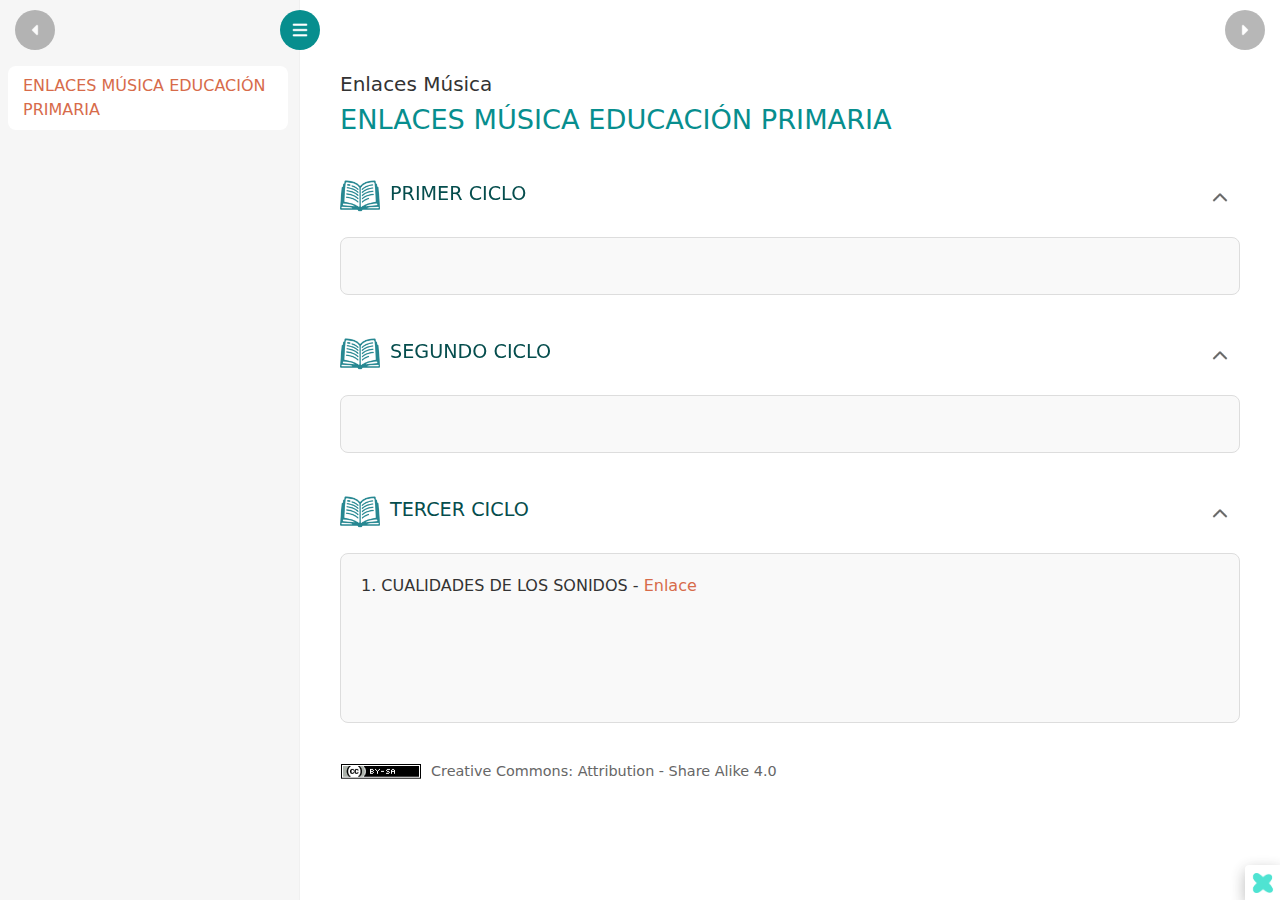
<file: index.html>
<!DOCTYPE html>
<html lang="es" id="exe-index">
<head>
<meta charset="utf-8">
<meta name="generator" content="eXeLearning v3.0.0">
<meta name="viewport" content="width=device-width, initial-scale=1">
<link rel="license" type="text/html" href="https://creativecommons.org/licenses/by-sa/4.0/">
<title>Enlaces Música</title>
<script>document.querySelector("html").classList.add("js");</script><script src="libs/jquery/jquery.min.js"> </script><script src="libs/common_i18n.js"> </script><script src="libs/common.js"> </script><script src="libs/exe_export.js"> </script><script src="libs/bootstrap/bootstrap.bundle.min.js"> </script><link rel="stylesheet" href="libs/bootstrap/bootstrap.min.css">
<script src="idevices/text/text.js"> </script><link rel="stylesheet" href="idevices/text/text.css">
<link rel="stylesheet" href="content/css/base.css">
<script src="theme/default.js"> </script><link rel="stylesheet" href="theme/content.css">
</head>
<body class="exe-export exe-web-site" lang="es">
<script>document.body.className+=" js"</script><div class="exe-content exe-export pre-js siteNav-hidden"> <nav id="siteNav"> <ul> <li class="active"> <a href="index.html" class="active main-node no-ch">ENLACES MÚSICA EDUCACIÓN PRIMARIA</a>
</li>
</ul></nav><main id="20251120150136VZBLCH" class="page"> <header id="header-20251120150136VZBLCH" class="page-header"> <h1 class="package-title">Enlaces Música</h1>
<h2 class="page-title">ENLACES MÚSICA EDUCACIÓN PRIMARIA</h2></header><div id="page-content-20251120150136VZBLCH" class="page-content"> <article id="20251120160425984IFS" class="box"> <header class="box-head"> <div class="box-icon exe-icon"> <img src="theme/icons/book.png" alt="">
</div>
<h1 class="box-title">PRIMER CICLO</h1>
<button class="box-toggle box-toggle-on" title="Ocultar/Mostrar contenido"> <span>Ocultar/Mostrar contenido</span></button></header><div class="box-content"> <div id="20251120160425982D4U" class="idevice_node text" data-idevice-path="idevices/text/" data-idevice-type="text" data-idevice-component-type="json"><div class="exe-text-template"><div class="textIdeviceContent">
            <div class="exe-text-activity">
                <div><p class="clearfix"></p></div>
            </div></div></div></div>
</div></article><article id="20251120160602796RHQ" class="box"> <header class="box-head"> <div class="box-icon exe-icon"> <img src="theme/icons/book.png" alt="">
</div>
<h1 class="box-title">SEGUNDO CICLO</h1>
<button class="box-toggle box-toggle-on" title="Ocultar/Mostrar contenido"> <span>Ocultar/Mostrar contenido</span></button></header><div class="box-content"> <div id="202511201606027931GR" class="idevice_node text" data-idevice-path="idevices/text/" data-idevice-type="text" data-idevice-component-type="json"><div class="exe-text-template"><div class="textIdeviceContent">
            <div class="exe-text-activity">
                <div><p class="clearfix"></p></div>
            </div></div></div></div>
</div></article><article id="202511201606153553HO" class="box"> <header class="box-head"> <div class="box-icon exe-icon"> <img src="theme/icons/book.png" alt="">
</div>
<h1 class="box-title">TERCER CICLO</h1>
<button class="box-toggle box-toggle-on" title="Ocultar/Mostrar contenido"> <span>Ocultar/Mostrar contenido</span></button></header><div class="box-content"> <div id="20251120160615353E6J" class="idevice_node text" data-idevice-path="idevices/text/" data-idevice-type="text" data-idevice-component-type="json"><div class="exe-text-template"><div class="textIdeviceContent">
            <div class="exe-text-activity">
                <div><div class="exe-layout-2-cols exe-layout-2-50-50 exe-clear">
<div class="exe-col exe-col-1">
<p>1. CUALIDADES DE LOS SONIDOS - <a href="https://dursax.github.io/Music-TercerCiclo-CualidadesSonido" id="link_1">Enlace</a></p>
</div>
<div class="exe-col exe-col-2">
<p><br></p>
</div>
</div>
<p><br><br>&nbsp;</p><p class="clearfix"></p></div>
            </div></div></div></div>
</div></article>
</div></main><div class="nav-buttons"> <span class="nav-button nav-button-left" aria-hidden="true"> <span>Anterior</span></span><span class="nav-button nav-button-right" aria-hidden="true"> <span>Siguiente</span></span>
</div>
<footer id="siteFooter"><div id="siteFooterContent"> <div id="packageLicense" class="cc cc-by-sa"> <p> <span class="license-label">Licencia: </span><a href="https://creativecommons.org/licenses/by-sa/4.0/" class="license">creative commons: attribution - share alike 4.0</a></p>
</div>
</div></footer>
</div>
<p id="made-with-eXe"> <a href="https://exelearning.net/" target="_blank" rel="noopener"> <span>Creado con eXeLearning <span>(nueva ventana)</span></span></a></p>
</body>
</html>
</file>
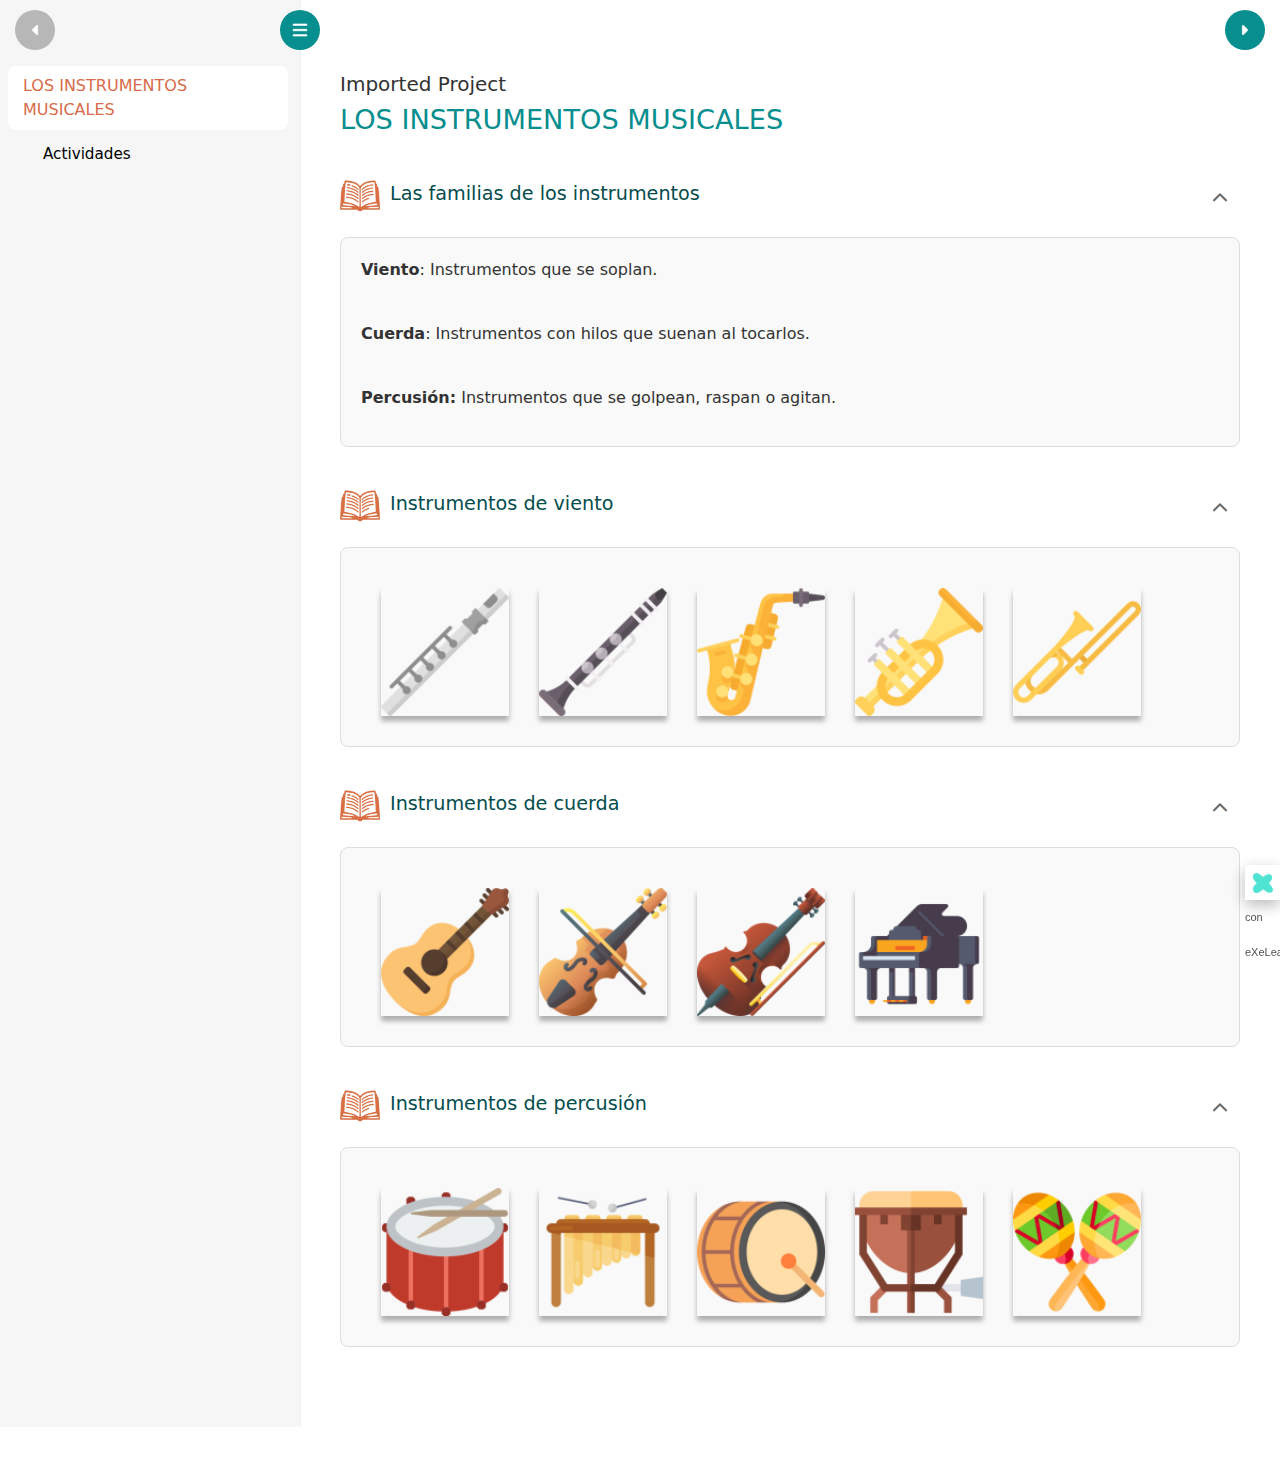
<file: Music-PrimerCiclo-Familiadelosinstrumentos/index.html>
<!DOCTYPE html>
<html lang="en" id="exe-index">
<head>
<meta charset="utf-8">
<meta name="generator" content="eXeLearning v4.0.0-beta1">
<meta name="viewport" content="width=device-width, initial-scale=1">
<title>Imported Project</title>
<link rel="icon" type="image/x-icon" href="libs/favicon.ico">
<script>document.querySelector("html").classList.add("js");</script><script src="libs/jquery/jquery.min.js"> </script><script src="libs/common_i18n.js"> </script><script src="libs/common.js"> </script><script src="libs/exe_export.js"> </script><script src="libs/bootstrap/bootstrap.bundle.min.js"> </script><link rel="stylesheet" href="libs/bootstrap/bootstrap.min.css">
<script src="idevices/text/text.js"></script><link rel="stylesheet" href="idevices/text/text.css">
<script src="idevices/image-gallery/image-gallery.js"></script><link rel="stylesheet" href="idevices/image-gallery/image-gallery.css">
<script src="idevices/image-gallery/simple-lightbox.min.js"></script><link rel="stylesheet" href="idevices/image-gallery/simple-lightbox.min.css">
<script src="libs/exe_lightbox/exe_lightbox.js"> </script>
<link rel="stylesheet" href="libs/exe_lightbox/exe_lightbox.css">
<link rel="stylesheet" href="content/css/base.css"><script src="theme/style.js"> </script><link rel="stylesheet" href="theme/style.css">
</head>
<body class="exe-export exe-web-site">
<script>document.body.className+=" js"</script>
<div class="exe-content exe-export pre-js siteNav-hidden"> <nav id="siteNav">
<ul>
<li class="active"> <a href="index.html" class="active main-node daddy">LOS INSTRUMENTOS MUSICALES</a>
<ul class="other-section">
<li> <a href="html/actividades.html" class="no-ch">Actividades</a>
</li>
</ul>
</li>
</ul>
</nav><main id="page-mmjjs0ze-tdp9xan3e" class="page"> 
<header class="main-header">
<div class="package-header"><h1 class="package-title">Imported Project</h1></div>
<div class="page-header"><h2 class="page-title">LOS INSTRUMENTOS MUSICALES</h2></div>
</header><div id="page-content-page-mmjjs0ze-tdp9xan3e" class="page-content">
<article id="20251124125735PCURRB" class="box">
<header class="box-head">
<div class="box-icon exe-icon">
<img src="theme/icons/book.png" alt="">
</div>
<h1 class="box-title">Las familias de los instrumentos</h1>
<button class="box-toggle box-toggle-on" title="Toggle content">
<span>Toggle content</span>
</button></header>
<div class="box-content">
<div id="20251122150855864MEB" class="idevice_node text" data-idevice-path="idevices/text/" data-idevice-type="text" data-idevice-component-type="json" data-idevice-json-data="{&quot;ideviceId&quot;:&quot;20251122150855864MEB&quot;}">
<div class="exe-text"><div class="exe-text-template">
    <p><strong>Viento</strong>: Instrumentos que se soplan.</p>
<p><br /><strong>Cuerda</strong>: Instrumentos con hilos que suenan al tocarlos.</p>
<p><br /><strong>Percusión:</strong> Instrumentos que se golpean, raspan o agitan.</p>
</div></div>
</div>
</div>
</article><article id="20251124125735TRRWWH" class="box">
<header class="box-head">
<div class="box-icon exe-icon">
<img src="theme/icons/book.png" alt="">
</div>
<h1 class="box-title">Instrumentos de viento</h1>
<button class="box-toggle box-toggle-on" title="Toggle content">
<span>Toggle content</span>
</button></header>
<div class="box-content">
<div id="20251124132129810GS4" class="idevice_node image-gallery" data-idevice-path="idevices/image-gallery/" data-idevice-type="image-gallery" data-idevice-component-type="json" data-idevice-json-data="{&quot;ideviceId&quot;:&quot;20251124132129810GS4&quot;,&quot;img_2&quot;:{&quot;img&quot;:&quot;content/resources/20251124132129810GS4/flauta.png&quot;,&quot;thumbnail&quot;:&quot;content/resources/20251124132129810GS4/flauta_thumb.png&quot;,&quot;title&quot;:&quot;&quot;,&quot;linktitle&quot;:&quot;&quot;,&quot;author&quot;:&quot;&quot;,&quot;linkauthor&quot;:&quot;&quot;,&quot;license&quot;:&quot;&quot;},&quot;img_5&quot;:{&quot;img&quot;:&quot;content/resources/20251124132129810GS4/clarinete.png&quot;,&quot;thumbnail&quot;:&quot;content/resources/20251124132129810GS4/clarinete_thumb.png&quot;,&quot;title&quot;:&quot;&quot;,&quot;linktitle&quot;:&quot;&quot;,&quot;author&quot;:&quot;&quot;,&quot;linkauthor&quot;:&quot;&quot;,&quot;license&quot;:&quot;&quot;},&quot;img_4&quot;:{&quot;img&quot;:&quot;content/resources/20251124132129810GS4/saxofon.png&quot;,&quot;thumbnail&quot;:&quot;content/resources/20251124132129810GS4/saxofon_thumb.png&quot;,&quot;title&quot;:&quot;&quot;,&quot;linktitle&quot;:&quot;&quot;,&quot;author&quot;:&quot;&quot;,&quot;linkauthor&quot;:&quot;&quot;,&quot;license&quot;:&quot;&quot;},&quot;img_0&quot;:{&quot;img&quot;:&quot;content/resources/20251124132129810GS4/trompeta.png&quot;,&quot;thumbnail&quot;:&quot;content/resources/20251124132129810GS4/trompeta_thumb.png&quot;,&quot;title&quot;:&quot;&quot;,&quot;linktitle&quot;:&quot;&quot;,&quot;author&quot;:&quot;&quot;,&quot;linkauthor&quot;:&quot;&quot;,&quot;license&quot;:&quot;&quot;},&quot;img_3&quot;:{&quot;img&quot;:&quot;content/resources/20251124132129810GS4/trombon.png&quot;,&quot;thumbnail&quot;:&quot;content/resources/20251124132129810GS4/trombon_thumb.png&quot;,&quot;title&quot;:&quot;&quot;,&quot;linktitle&quot;:&quot;&quot;,&quot;author&quot;:&quot;&quot;,&quot;linkauthor&quot;:&quot;&quot;,&quot;license&quot;:&quot;&quot;}}" data-idevice-template="image-gallery.html">
<!-- Idevice Example template start --><div class="exe-image-gallery-template"><!-- Idevice content start -->
            <div class="imageGallery-IDevice">
                <div class="imageGallery-body"><div id="imageContainer_0" class="imageContainer"> <a idevice-id="20251124132129810GS4" title="" href="content/resources/20251124132129810GS4/flauta.png" class="imageLink">  <div class="imageElement">   <img src="content/resources/20251124132129810GS4/flauta_thumb.png" height="128" width="128" title="" alt="" titlelink="" author="" authorlink="" license="" licenselink=""/>  </div> </a></div><div id="imageContainer_1" class="imageContainer"> <a idevice-id="20251124132129810GS4" title="" href="content/resources/20251124132129810GS4/clarinete.png" class="imageLink">  <div class="imageElement">   <img src="content/resources/20251124132129810GS4/clarinete_thumb.png" height="128" width="128" title="" alt="" titlelink="" author="" authorlink="" license="" licenselink=""/>  </div> </a></div><div id="imageContainer_2" class="imageContainer"> <a idevice-id="20251124132129810GS4" title="" href="content/resources/20251124132129810GS4/saxofon.png" class="imageLink">  <div class="imageElement">   <img src="content/resources/20251124132129810GS4/saxofon_thumb.png" height="128" width="128" title="" alt="" titlelink="" author="" authorlink="" license="" licenselink=""/>  </div> </a></div><div id="imageContainer_3" class="imageContainer"> <a idevice-id="20251124132129810GS4" title="" href="content/resources/20251124132129810GS4/trompeta.png" class="imageLink">  <div class="imageElement">   <img src="content/resources/20251124132129810GS4/trompeta_thumb.png" height="128" width="128" title="" alt="" titlelink="" author="" authorlink="" license="" licenselink=""/>  </div> </a></div><div id="imageContainer_4" class="imageContainer"> <a idevice-id="20251124132129810GS4" title="" href="content/resources/20251124132129810GS4/trombon.png" class="imageLink">  <div class="imageElement">   <img src="content/resources/20251124132129810GS4/trombon_thumb.png" height="128" width="128" title="" alt="" titlelink="" author="" authorlink="" license="" licenselink=""/>  </div> </a></div>
                </div>
            </div><!-- Idevice content end --></div><!-- Idevice Example template end -->
</div>
</div>
</article><article id="20251124125735NHIMFR" class="box">
<header class="box-head">
<div class="box-icon exe-icon">
<img src="theme/icons/book.png" alt="">
</div>
<h1 class="box-title">Instrumentos de cuerda</h1>
<button class="box-toggle box-toggle-on" title="Toggle content">
<span>Toggle content</span>
</button></header>
<div class="box-content">
<div id="20251124133721225WTQ" class="idevice_node image-gallery" data-idevice-path="idevices/image-gallery/" data-idevice-type="image-gallery" data-idevice-component-type="json" data-idevice-json-data="{&quot;ideviceId&quot;:&quot;20251124133721225WTQ&quot;,&quot;img_2&quot;:{&quot;img&quot;:&quot;content/resources/20251124133721225WTQ/guitarra.png&quot;,&quot;thumbnail&quot;:&quot;content/resources/20251124133721225WTQ/guitarra_thumb.png&quot;,&quot;title&quot;:&quot;&quot;,&quot;linktitle&quot;:&quot;&quot;,&quot;author&quot;:&quot;&quot;,&quot;linkauthor&quot;:&quot;&quot;,&quot;license&quot;:&quot;&quot;},&quot;img_0&quot;:{&quot;img&quot;:&quot;content/resources/20251124133721225WTQ/violin.png&quot;,&quot;thumbnail&quot;:&quot;content/resources/20251124133721225WTQ/violin_thumb.png&quot;,&quot;title&quot;:&quot;&quot;,&quot;linktitle&quot;:&quot;&quot;,&quot;author&quot;:&quot;&quot;,&quot;linkauthor&quot;:&quot;&quot;,&quot;license&quot;:&quot;&quot;},&quot;img_3&quot;:{&quot;img&quot;:&quot;content/resources/20251124133721225WTQ/violonchelo.png&quot;,&quot;thumbnail&quot;:&quot;content/resources/20251124133721225WTQ/violonchelo_thumb.png&quot;,&quot;title&quot;:&quot;&quot;,&quot;linktitle&quot;:&quot;&quot;,&quot;author&quot;:&quot;&quot;,&quot;linkauthor&quot;:&quot;&quot;,&quot;license&quot;:&quot;&quot;},&quot;img_1&quot;:{&quot;img&quot;:&quot;content/resources/20251124133721225WTQ/piano-de-cola.png&quot;,&quot;thumbnail&quot;:&quot;content/resources/20251124133721225WTQ/piano-de-cola_thumb.png&quot;,&quot;title&quot;:&quot;&quot;,&quot;linktitle&quot;:&quot;&quot;,&quot;author&quot;:&quot;&quot;,&quot;linkauthor&quot;:&quot;&quot;,&quot;license&quot;:&quot;&quot;}}" data-idevice-template="image-gallery.html">
<!-- Idevice Example template start --><div class="exe-image-gallery-template"><!-- Idevice content start -->
            <div class="imageGallery-IDevice">
                <div class="imageGallery-body"><div id="imageContainer_0" class="imageContainer"> <a idevice-id="20251124133721225WTQ" title="" href="content/resources/20251124133721225WTQ/guitarra.png" class="imageLink">  <div class="imageElement">   <img src="content/resources/20251124133721225WTQ/guitarra_thumb.png" height="128" width="128" title="" alt="" titlelink="" author="" authorlink="" license="" licenselink=""/>  </div> </a></div><div id="imageContainer_1" class="imageContainer"> <a idevice-id="20251124133721225WTQ" title="" href="content/resources/20251124133721225WTQ/violin.png" class="imageLink">  <div class="imageElement">   <img src="content/resources/20251124133721225WTQ/violin_thumb.png" height="128" width="128" title="" alt="" titlelink="" author="" authorlink="" license="" licenselink=""/>  </div> </a></div><div id="imageContainer_2" class="imageContainer"> <a idevice-id="20251124133721225WTQ" title="" href="content/resources/20251124133721225WTQ/violonchelo.png" class="imageLink">  <div class="imageElement">   <img src="content/resources/20251124133721225WTQ/violonchelo_thumb.png" height="128" width="128" title="" alt="" titlelink="" author="" authorlink="" license="" licenselink=""/>  </div> </a></div><div id="imageContainer_3" class="imageContainer"> <a idevice-id="20251124133721225WTQ" title="" href="content/resources/20251124133721225WTQ/piano-de-cola.png" class="imageLink">  <div class="imageElement">   <img src="content/resources/20251124133721225WTQ/piano-de-cola_thumb.png" height="128" width="128" title="" alt="" titlelink="" author="" authorlink="" license="" licenselink=""/>  </div> </a></div>
                </div>
            </div><!-- Idevice content end --></div><!-- Idevice Example template end -->
</div>
</div>
</article><article id="20251124125735GPOMBX" class="box">
<header class="box-head">
<div class="box-icon exe-icon">
<img src="theme/icons/book.png" alt="">
</div>
<h1 class="box-title">Instrumentos de percusión</h1>
<button class="box-toggle box-toggle-on" title="Toggle content">
<span>Toggle content</span>
</button></header>
<div class="box-content">
<div id="20251124133808671RPK" class="idevice_node image-gallery" data-idevice-path="idevices/image-gallery/" data-idevice-type="image-gallery" data-idevice-component-type="json" data-idevice-json-data="{&quot;ideviceId&quot;:&quot;20251124133808671RPK&quot;,&quot;img_0&quot;:{&quot;img&quot;:&quot;content/resources/20251124133808671RPK/tambor.png&quot;,&quot;thumbnail&quot;:&quot;content/resources/20251124133808671RPK/tambor_thumb.png&quot;,&quot;title&quot;:&quot;&quot;,&quot;linktitle&quot;:&quot;&quot;,&quot;author&quot;:&quot;&quot;,&quot;linkauthor&quot;:&quot;&quot;,&quot;license&quot;:&quot;&quot;},&quot;img_1&quot;:{&quot;img&quot;:&quot;content/resources/20251124133808671RPK/xilofono.png&quot;,&quot;thumbnail&quot;:&quot;content/resources/20251124133808671RPK/xilofono_thumb.png&quot;,&quot;title&quot;:&quot;&quot;,&quot;linktitle&quot;:&quot;&quot;,&quot;author&quot;:&quot;&quot;,&quot;linkauthor&quot;:&quot;&quot;,&quot;license&quot;:&quot;&quot;},&quot;img_2&quot;:{&quot;img&quot;:&quot;content/resources/20251124133808671RPK/bombo.png&quot;,&quot;thumbnail&quot;:&quot;content/resources/20251124133808671RPK/bombo_thumb.png&quot;,&quot;title&quot;:&quot;&quot;,&quot;linktitle&quot;:&quot;&quot;,&quot;author&quot;:&quot;&quot;,&quot;linkauthor&quot;:&quot;&quot;,&quot;license&quot;:&quot;&quot;},&quot;img_3&quot;:{&quot;img&quot;:&quot;content/resources/20251124133808671RPK/timbales.png&quot;,&quot;thumbnail&quot;:&quot;content/resources/20251124133808671RPK/timbales_thumb.png&quot;,&quot;title&quot;:&quot;&quot;,&quot;linktitle&quot;:&quot;&quot;,&quot;author&quot;:&quot;&quot;,&quot;linkauthor&quot;:&quot;&quot;,&quot;license&quot;:&quot;&quot;},&quot;img_4&quot;:{&quot;img&quot;:&quot;content/resources/20251124133808671RPK/maracas.png&quot;,&quot;thumbnail&quot;:&quot;content/resources/20251124133808671RPK/maracas_thumb.png&quot;,&quot;title&quot;:&quot;&quot;,&quot;linktitle&quot;:&quot;&quot;,&quot;author&quot;:&quot;&quot;,&quot;linkauthor&quot;:&quot;&quot;,&quot;license&quot;:&quot;&quot;}}" data-idevice-template="image-gallery.html">
<!-- Idevice Example template start --><div class="exe-image-gallery-template"><!-- Idevice content start -->
            <div class="imageGallery-IDevice">
                <div class="imageGallery-body"><div id="imageContainer_0" class="imageContainer"> <a idevice-id="20251124133808671RPK" title="" href="content/resources/20251124133808671RPK/tambor.png" class="imageLink">  <div class="imageElement">   <img src="content/resources/20251124133808671RPK/tambor_thumb.png" height="128" width="128" title="" alt="" titlelink="" author="" authorlink="" license="" licenselink=""/>  </div> </a></div><div id="imageContainer_1" class="imageContainer"> <a idevice-id="20251124133808671RPK" title="" href="content/resources/20251124133808671RPK/xilofono.png" class="imageLink">  <div class="imageElement">   <img src="content/resources/20251124133808671RPK/xilofono_thumb.png" height="128" width="128" title="" alt="" titlelink="" author="" authorlink="" license="" licenselink=""/>  </div> </a></div><div id="imageContainer_2" class="imageContainer"> <a idevice-id="20251124133808671RPK" title="" href="content/resources/20251124133808671RPK/bombo.png" class="imageLink">  <div class="imageElement">   <img src="content/resources/20251124133808671RPK/bombo_thumb.png" height="128" width="128" title="" alt="" titlelink="" author="" authorlink="" license="" licenselink=""/>  </div> </a></div><div id="imageContainer_3" class="imageContainer"> <a idevice-id="20251124133808671RPK" title="" href="content/resources/20251124133808671RPK/timbales.png" class="imageLink">  <div class="imageElement">   <img src="content/resources/20251124133808671RPK/timbales_thumb.png" height="128" width="128" title="" alt="" titlelink="" author="" authorlink="" license="" licenselink=""/>  </div> </a></div><div id="imageContainer_4" class="imageContainer"> <a idevice-id="20251124133808671RPK" title="" href="content/resources/20251124133808671RPK/maracas.png" class="imageLink">  <div class="imageElement">   <img src="content/resources/20251124133808671RPK/maracas_thumb.png" height="128" width="128" title="" alt="" titlelink="" author="" authorlink="" license="" licenselink=""/>  </div> </a></div>
                </div>
            </div><!-- Idevice content end --></div><!-- Idevice Example template end -->
</div>
</div>
</article>
</div></main><div class="nav-buttons">
<span class="nav-button nav-button-left" aria-hidden="true"><span>Previous</span></span>
<a href="html/actividades.html" title="Next" class="nav-button nav-button-right"><span>Next</span></a>
</div>
<footer id="siteFooter"><div id="siteFooterContent"></div></footer>
</div>
<p id="made-with-eXe"> <a href="https://exelearning.net/" target="_blank" rel="noopener"> <span>Creado con eXeLearning <span>(nueva ventana)</span></span></a></p>
</body>
</html>
</file>
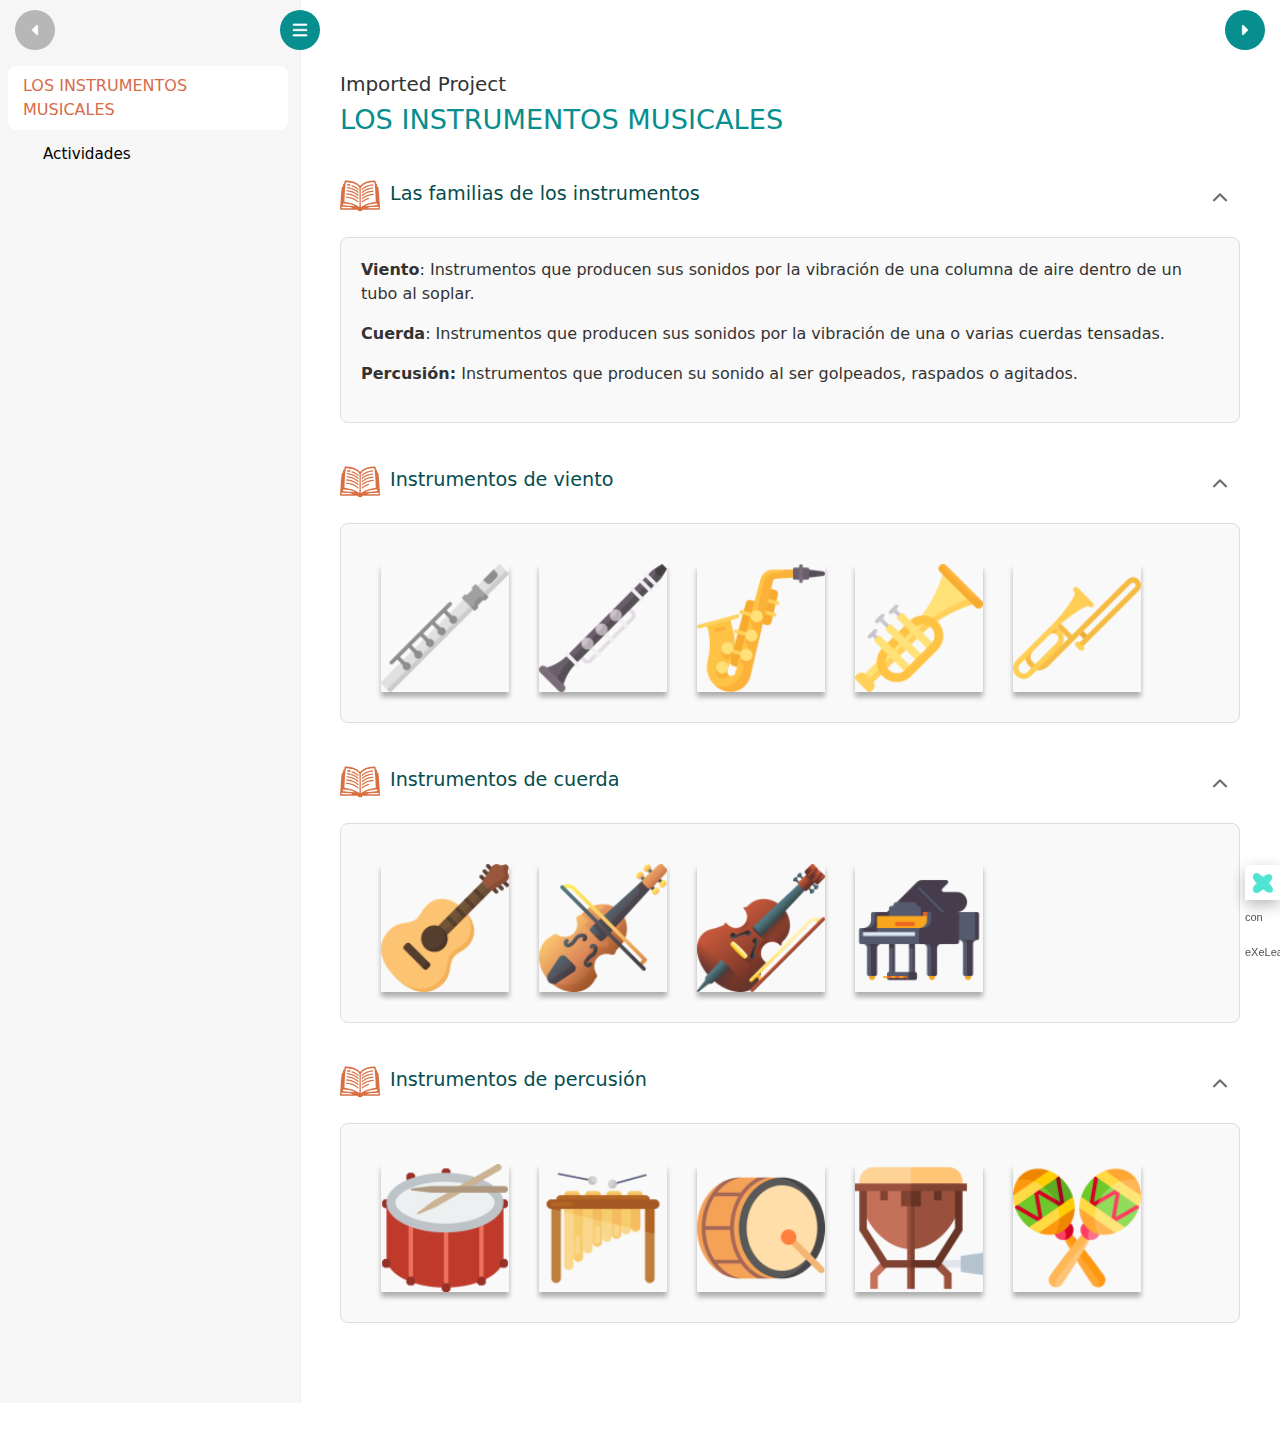
<file: Music-SegundoCiclo-Familiadelosinstrumentos/index.html>
<!DOCTYPE html>
<html lang="en" id="exe-index">
<head>
<meta charset="utf-8">
<meta name="generator" content="eXeLearning v4.0.0-beta1">
<meta name="viewport" content="width=device-width, initial-scale=1">
<title>Imported Project</title>
<link rel="icon" type="image/x-icon" href="libs/favicon.ico">
<script>document.querySelector("html").classList.add("js");</script><script src="libs/jquery/jquery.min.js"> </script><script src="libs/common_i18n.js"> </script><script src="libs/common.js"> </script><script src="libs/exe_export.js"> </script><script src="libs/bootstrap/bootstrap.bundle.min.js"> </script><link rel="stylesheet" href="libs/bootstrap/bootstrap.min.css">
<script src="idevices/text/text.js"></script><link rel="stylesheet" href="idevices/text/text.css">
<script src="idevices/image-gallery/image-gallery.js"></script><link rel="stylesheet" href="idevices/image-gallery/image-gallery.css">
<script src="idevices/image-gallery/simple-lightbox.min.js"></script><link rel="stylesheet" href="idevices/image-gallery/simple-lightbox.min.css">
<script src="libs/exe_lightbox/exe_lightbox.js"> </script>
<link rel="stylesheet" href="libs/exe_lightbox/exe_lightbox.css">
<link rel="stylesheet" href="content/css/base.css"><script src="theme/style.js"> </script><link rel="stylesheet" href="theme/style.css">
</head>
<body class="exe-export exe-web-site">
<script>document.body.className+=" js"</script>
<div class="exe-content exe-export pre-js siteNav-hidden"> <nav id="siteNav">
<ul>
<li class="active"> <a href="index.html" class="active main-node daddy">LOS INSTRUMENTOS MUSICALES</a>
<ul class="other-section">
<li> <a href="html/actividades.html" class="no-ch">Actividades</a>
</li>
</ul>
</li>
</ul>
</nav><main id="page-mmjjm4ls-pioguz0k6" class="page"> 
<header class="main-header">
<div class="package-header"><h1 class="package-title">Imported Project</h1></div>
<div class="page-header"><h2 class="page-title">LOS INSTRUMENTOS MUSICALES</h2></div>
</header><div id="page-content-page-mmjjm4ls-pioguz0k6" class="page-content">
<article id="20251124125735PCURRB" class="box">
<header class="box-head">
<div class="box-icon exe-icon">
<img src="theme/icons/book.png" alt="">
</div>
<h1 class="box-title">Las familias de los instrumentos</h1>
<button class="box-toggle box-toggle-on" title="Toggle content">
<span>Toggle content</span>
</button></header>
<div class="box-content">
<div id="20251122150855864MEB" class="idevice_node text" data-idevice-path="idevices/text/" data-idevice-type="text" data-idevice-component-type="json" data-idevice-json-data="{&quot;ideviceId&quot;:&quot;20251122150855864MEB&quot;}">
<div class="exe-text"><div class="exe-text-template">
    <p><strong>Viento</strong>: Instrumentos que producen sus sonidos por la vibración de una columna de aire dentro de un tubo al soplar.</p>
<p><strong>Cuerda</strong>: Instrumentos que producen sus sonidos por la vibración de una o varias cuerdas tensadas.</p>
<p><strong>Percusión:</strong> Instrumentos que producen su sonido al ser golpeados, raspados o agitados.</p>
</div></div>
</div>
</div>
</article><article id="20251124125735TRRWWH" class="box">
<header class="box-head">
<div class="box-icon exe-icon">
<img src="theme/icons/book.png" alt="">
</div>
<h1 class="box-title">Instrumentos de viento</h1>
<button class="box-toggle box-toggle-on" title="Toggle content">
<span>Toggle content</span>
</button></header>
<div class="box-content">
<div id="20251124132129810GS4" class="idevice_node image-gallery" data-idevice-path="idevices/image-gallery/" data-idevice-type="image-gallery" data-idevice-component-type="json" data-idevice-json-data="{&quot;ideviceId&quot;:&quot;20251124132129810GS4&quot;,&quot;img_2&quot;:{&quot;img&quot;:&quot;content/resources/20251124132129810GS4/flauta.png&quot;,&quot;thumbnail&quot;:&quot;content/resources/20251124132129810GS4/flauta_thumb.png&quot;,&quot;title&quot;:&quot;&quot;,&quot;linktitle&quot;:&quot;&quot;,&quot;author&quot;:&quot;&quot;,&quot;linkauthor&quot;:&quot;&quot;,&quot;license&quot;:&quot;&quot;},&quot;img_5&quot;:{&quot;img&quot;:&quot;content/resources/20251124132129810GS4/clarinete.png&quot;,&quot;thumbnail&quot;:&quot;content/resources/20251124132129810GS4/clarinete_thumb.png&quot;,&quot;title&quot;:&quot;&quot;,&quot;linktitle&quot;:&quot;&quot;,&quot;author&quot;:&quot;&quot;,&quot;linkauthor&quot;:&quot;&quot;,&quot;license&quot;:&quot;&quot;},&quot;img_4&quot;:{&quot;img&quot;:&quot;content/resources/20251124132129810GS4/saxofon.png&quot;,&quot;thumbnail&quot;:&quot;content/resources/20251124132129810GS4/saxofon_thumb.png&quot;,&quot;title&quot;:&quot;&quot;,&quot;linktitle&quot;:&quot;&quot;,&quot;author&quot;:&quot;&quot;,&quot;linkauthor&quot;:&quot;&quot;,&quot;license&quot;:&quot;&quot;},&quot;img_0&quot;:{&quot;img&quot;:&quot;content/resources/20251124132129810GS4/trompeta.png&quot;,&quot;thumbnail&quot;:&quot;content/resources/20251124132129810GS4/trompeta_thumb.png&quot;,&quot;title&quot;:&quot;&quot;,&quot;linktitle&quot;:&quot;&quot;,&quot;author&quot;:&quot;&quot;,&quot;linkauthor&quot;:&quot;&quot;,&quot;license&quot;:&quot;&quot;},&quot;img_3&quot;:{&quot;img&quot;:&quot;content/resources/20251124132129810GS4/trombon.png&quot;,&quot;thumbnail&quot;:&quot;content/resources/20251124132129810GS4/trombon_thumb.png&quot;,&quot;title&quot;:&quot;&quot;,&quot;linktitle&quot;:&quot;&quot;,&quot;author&quot;:&quot;&quot;,&quot;linkauthor&quot;:&quot;&quot;,&quot;license&quot;:&quot;&quot;}}" data-idevice-template="image-gallery.html">
<!-- Idevice Example template start --><div class="exe-image-gallery-template"><!-- Idevice content start -->
            <div class="imageGallery-IDevice">
                <div class="imageGallery-body"><div id="imageContainer_0" class="imageContainer"> <a idevice-id="20251124132129810GS4" title="" href="content/resources/20251124132129810GS4/flauta.png" class="imageLink">  <div class="imageElement">   <img src="content/resources/20251124132129810GS4/flauta_thumb.png" height="128" width="128" title="" alt="" titlelink="" author="" authorlink="" license="" licenselink=""/>  </div> </a></div><div id="imageContainer_1" class="imageContainer"> <a idevice-id="20251124132129810GS4" title="" href="content/resources/20251124132129810GS4/clarinete.png" class="imageLink">  <div class="imageElement">   <img src="content/resources/20251124132129810GS4/clarinete_thumb.png" height="128" width="128" title="" alt="" titlelink="" author="" authorlink="" license="" licenselink=""/>  </div> </a></div><div id="imageContainer_2" class="imageContainer"> <a idevice-id="20251124132129810GS4" title="" href="content/resources/20251124132129810GS4/saxofon.png" class="imageLink">  <div class="imageElement">   <img src="content/resources/20251124132129810GS4/saxofon_thumb.png" height="128" width="128" title="" alt="" titlelink="" author="" authorlink="" license="" licenselink=""/>  </div> </a></div><div id="imageContainer_3" class="imageContainer"> <a idevice-id="20251124132129810GS4" title="" href="content/resources/20251124132129810GS4/trompeta.png" class="imageLink">  <div class="imageElement">   <img src="content/resources/20251124132129810GS4/trompeta_thumb.png" height="128" width="128" title="" alt="" titlelink="" author="" authorlink="" license="" licenselink=""/>  </div> </a></div><div id="imageContainer_4" class="imageContainer"> <a idevice-id="20251124132129810GS4" title="" href="content/resources/20251124132129810GS4/trombon.png" class="imageLink">  <div class="imageElement">   <img src="content/resources/20251124132129810GS4/trombon_thumb.png" height="128" width="128" title="" alt="" titlelink="" author="" authorlink="" license="" licenselink=""/>  </div> </a></div>
                </div>
            </div><!-- Idevice content end --></div><!-- Idevice Example template end -->
</div>
</div>
</article><article id="20251124125735NHIMFR" class="box">
<header class="box-head">
<div class="box-icon exe-icon">
<img src="theme/icons/book.png" alt="">
</div>
<h1 class="box-title">Instrumentos de cuerda</h1>
<button class="box-toggle box-toggle-on" title="Toggle content">
<span>Toggle content</span>
</button></header>
<div class="box-content">
<div id="20251124133721225WTQ" class="idevice_node image-gallery" data-idevice-path="idevices/image-gallery/" data-idevice-type="image-gallery" data-idevice-component-type="json" data-idevice-json-data="{&quot;ideviceId&quot;:&quot;20251124133721225WTQ&quot;,&quot;img_2&quot;:{&quot;img&quot;:&quot;content/resources/20251124133721225WTQ/guitarra.png&quot;,&quot;thumbnail&quot;:&quot;content/resources/20251124133721225WTQ/guitarra_thumb.png&quot;,&quot;title&quot;:&quot;&quot;,&quot;linktitle&quot;:&quot;&quot;,&quot;author&quot;:&quot;&quot;,&quot;linkauthor&quot;:&quot;&quot;,&quot;license&quot;:&quot;&quot;},&quot;img_0&quot;:{&quot;img&quot;:&quot;content/resources/20251124133721225WTQ/violin.png&quot;,&quot;thumbnail&quot;:&quot;content/resources/20251124133721225WTQ/violin_thumb.png&quot;,&quot;title&quot;:&quot;&quot;,&quot;linktitle&quot;:&quot;&quot;,&quot;author&quot;:&quot;&quot;,&quot;linkauthor&quot;:&quot;&quot;,&quot;license&quot;:&quot;&quot;},&quot;img_3&quot;:{&quot;img&quot;:&quot;content/resources/20251124133721225WTQ/violonchelo.png&quot;,&quot;thumbnail&quot;:&quot;content/resources/20251124133721225WTQ/violonchelo_thumb.png&quot;,&quot;title&quot;:&quot;&quot;,&quot;linktitle&quot;:&quot;&quot;,&quot;author&quot;:&quot;&quot;,&quot;linkauthor&quot;:&quot;&quot;,&quot;license&quot;:&quot;&quot;},&quot;img_1&quot;:{&quot;img&quot;:&quot;content/resources/20251124133721225WTQ/piano-de-cola.png&quot;,&quot;thumbnail&quot;:&quot;content/resources/20251124133721225WTQ/piano-de-cola_thumb.png&quot;,&quot;title&quot;:&quot;&quot;,&quot;linktitle&quot;:&quot;&quot;,&quot;author&quot;:&quot;&quot;,&quot;linkauthor&quot;:&quot;&quot;,&quot;license&quot;:&quot;&quot;}}" data-idevice-template="image-gallery.html">
<!-- Idevice Example template start --><div class="exe-image-gallery-template"><!-- Idevice content start -->
            <div class="imageGallery-IDevice">
                <div class="imageGallery-body"><div id="imageContainer_0" class="imageContainer"> <a idevice-id="20251124133721225WTQ" title="" href="content/resources/20251124133721225WTQ/guitarra.png" class="imageLink">  <div class="imageElement">   <img src="content/resources/20251124133721225WTQ/guitarra_thumb.png" height="128" width="128" title="" alt="" titlelink="" author="" authorlink="" license="" licenselink=""/>  </div> </a></div><div id="imageContainer_1" class="imageContainer"> <a idevice-id="20251124133721225WTQ" title="" href="content/resources/20251124133721225WTQ/violin.png" class="imageLink">  <div class="imageElement">   <img src="content/resources/20251124133721225WTQ/violin_thumb.png" height="128" width="128" title="" alt="" titlelink="" author="" authorlink="" license="" licenselink=""/>  </div> </a></div><div id="imageContainer_2" class="imageContainer"> <a idevice-id="20251124133721225WTQ" title="" href="content/resources/20251124133721225WTQ/violonchelo.png" class="imageLink">  <div class="imageElement">   <img src="content/resources/20251124133721225WTQ/violonchelo_thumb.png" height="128" width="128" title="" alt="" titlelink="" author="" authorlink="" license="" licenselink=""/>  </div> </a></div><div id="imageContainer_3" class="imageContainer"> <a idevice-id="20251124133721225WTQ" title="" href="content/resources/20251124133721225WTQ/piano-de-cola.png" class="imageLink">  <div class="imageElement">   <img src="content/resources/20251124133721225WTQ/piano-de-cola_thumb.png" height="128" width="128" title="" alt="" titlelink="" author="" authorlink="" license="" licenselink=""/>  </div> </a></div>
                </div>
            </div><!-- Idevice content end --></div><!-- Idevice Example template end -->
</div>
</div>
</article><article id="20251124125735GPOMBX" class="box">
<header class="box-head">
<div class="box-icon exe-icon">
<img src="theme/icons/book.png" alt="">
</div>
<h1 class="box-title">Instrumentos de percusión</h1>
<button class="box-toggle box-toggle-on" title="Toggle content">
<span>Toggle content</span>
</button></header>
<div class="box-content">
<div id="20251124133808671RPK" class="idevice_node image-gallery" data-idevice-path="idevices/image-gallery/" data-idevice-type="image-gallery" data-idevice-component-type="json" data-idevice-json-data="{&quot;ideviceId&quot;:&quot;20251124133808671RPK&quot;,&quot;img_0&quot;:{&quot;img&quot;:&quot;content/resources/20251124133808671RPK/tambor.png&quot;,&quot;thumbnail&quot;:&quot;content/resources/20251124133808671RPK/tambor_thumb.png&quot;,&quot;title&quot;:&quot;&quot;,&quot;linktitle&quot;:&quot;&quot;,&quot;author&quot;:&quot;&quot;,&quot;linkauthor&quot;:&quot;&quot;,&quot;license&quot;:&quot;&quot;},&quot;img_1&quot;:{&quot;img&quot;:&quot;content/resources/20251124133808671RPK/xilofono.png&quot;,&quot;thumbnail&quot;:&quot;content/resources/20251124133808671RPK/xilofono_thumb.png&quot;,&quot;title&quot;:&quot;&quot;,&quot;linktitle&quot;:&quot;&quot;,&quot;author&quot;:&quot;&quot;,&quot;linkauthor&quot;:&quot;&quot;,&quot;license&quot;:&quot;&quot;},&quot;img_2&quot;:{&quot;img&quot;:&quot;content/resources/20251124133808671RPK/bombo.png&quot;,&quot;thumbnail&quot;:&quot;content/resources/20251124133808671RPK/bombo_thumb.png&quot;,&quot;title&quot;:&quot;&quot;,&quot;linktitle&quot;:&quot;&quot;,&quot;author&quot;:&quot;&quot;,&quot;linkauthor&quot;:&quot;&quot;,&quot;license&quot;:&quot;&quot;},&quot;img_3&quot;:{&quot;img&quot;:&quot;content/resources/20251124133808671RPK/timbales.png&quot;,&quot;thumbnail&quot;:&quot;content/resources/20251124133808671RPK/timbales_thumb.png&quot;,&quot;title&quot;:&quot;&quot;,&quot;linktitle&quot;:&quot;&quot;,&quot;author&quot;:&quot;&quot;,&quot;linkauthor&quot;:&quot;&quot;,&quot;license&quot;:&quot;&quot;},&quot;img_4&quot;:{&quot;img&quot;:&quot;content/resources/20251124133808671RPK/maracas.png&quot;,&quot;thumbnail&quot;:&quot;content/resources/20251124133808671RPK/maracas_thumb.png&quot;,&quot;title&quot;:&quot;&quot;,&quot;linktitle&quot;:&quot;&quot;,&quot;author&quot;:&quot;&quot;,&quot;linkauthor&quot;:&quot;&quot;,&quot;license&quot;:&quot;&quot;}}" data-idevice-template="image-gallery.html">
<!-- Idevice Example template start --><div class="exe-image-gallery-template"><!-- Idevice content start -->
            <div class="imageGallery-IDevice">
                <div class="imageGallery-body"><div id="imageContainer_0" class="imageContainer"> <a idevice-id="20251124133808671RPK" title="" href="content/resources/20251124133808671RPK/tambor.png" class="imageLink">  <div class="imageElement">   <img src="content/resources/20251124133808671RPK/tambor_thumb.png" height="128" width="128" title="" alt="" titlelink="" author="" authorlink="" license="" licenselink=""/>  </div> </a></div><div id="imageContainer_1" class="imageContainer"> <a idevice-id="20251124133808671RPK" title="" href="content/resources/20251124133808671RPK/xilofono.png" class="imageLink">  <div class="imageElement">   <img src="content/resources/20251124133808671RPK/xilofono_thumb.png" height="128" width="128" title="" alt="" titlelink="" author="" authorlink="" license="" licenselink=""/>  </div> </a></div><div id="imageContainer_2" class="imageContainer"> <a idevice-id="20251124133808671RPK" title="" href="content/resources/20251124133808671RPK/bombo.png" class="imageLink">  <div class="imageElement">   <img src="content/resources/20251124133808671RPK/bombo_thumb.png" height="128" width="128" title="" alt="" titlelink="" author="" authorlink="" license="" licenselink=""/>  </div> </a></div><div id="imageContainer_3" class="imageContainer"> <a idevice-id="20251124133808671RPK" title="" href="content/resources/20251124133808671RPK/timbales.png" class="imageLink">  <div class="imageElement">   <img src="content/resources/20251124133808671RPK/timbales_thumb.png" height="128" width="128" title="" alt="" titlelink="" author="" authorlink="" license="" licenselink=""/>  </div> </a></div><div id="imageContainer_4" class="imageContainer"> <a idevice-id="20251124133808671RPK" title="" href="content/resources/20251124133808671RPK/maracas.png" class="imageLink">  <div class="imageElement">   <img src="content/resources/20251124133808671RPK/maracas_thumb.png" height="128" width="128" title="" alt="" titlelink="" author="" authorlink="" license="" licenselink=""/>  </div> </a></div>
                </div>
            </div><!-- Idevice content end --></div><!-- Idevice Example template end -->
</div>
</div>
</article>
</div></main><div class="nav-buttons">
<span class="nav-button nav-button-left" aria-hidden="true"><span>Previous</span></span>
<a href="html/actividades.html" title="Next" class="nav-button nav-button-right"><span>Next</span></a>
</div>
<footer id="siteFooter"><div id="siteFooterContent"></div></footer>
</div>
<p id="made-with-eXe"> <a href="https://exelearning.net/" target="_blank" rel="noopener"> <span>Creado con eXeLearning <span>(nueva ventana)</span></span></a></p>
</body>
</html>
</file>
<file: idevices/text/text.css>
/* Text iDevice (export CSS) */
.exe-text-activity div.inline {
    display: flex;
}

.exe-text-activity div.inline dt {
    margin: 0 0 0 auto;
}

.exe-text-activity div.inline dd {
    margin-left: 10px;
}

.idevice_node.text .iDevice_buttons.feedback-button {
    margin-bottom: 1em;
}
</file>
<file: content/css/base.css>
.exe-content{
  background: #fff;
}

.exe-content .page-title{
  font-size: 1.45em;
}

.exe-content .box{
  margin-top: 20px;
  border: 1px solid #dbdbdb;
}

.exe-content .box-head {
  border-bottom: 1px solid #dbdbdb;
}

.exe-export .no-header .box-head {
  border-bottom: 0;
}

.exe-content .box-head .box-title {
  margin: 0;
  font-size: 1.2em;
}

.exe-content a{
  color: #5a7f0c;
}

.exe-content a:hover,
.exe-content a:focus{
  color: #71a300;
}

.exe-content h2{
  font-size: 1.45em;
}
.exe-content h3{
  font-size: 1.35em;
}
.exe-content h4{
  font-size: 1.25em;
}
.exe-content h5{
  font-size: 1.15em;
}

.exe-content a {
    text-decoration: none
}

.exe-content a:hover,
.exe-content a:focus {
    text-decoration: underline
}

@media print {
    .external-iframe-src {
        display: block !important;
        margin: 2em 0;
        font-size: .95em;
        text-align: center
    }

    #made-with-eXe {
        display: none
    }
}

.external-iframe {
    border: 0
}

.pre-code {
    background: #112C4A;
    color: #E7ECF1;
    font-family: Monaco, Courier, monospace;
    border-radius: 9px;
    font-size: 12px;
    margin: 2em 1em;
    overflow: auto;
    padding: 20px
}

.exe-dl {
    margin-bottom: 2em;
    margin-left: 1.5em
}

.exe-dl dt {
    font-weight: bold
}

.exe-dl dd {
    margin: 1em 1.5em
}

.js .exe-dl dt {
    margin: 1.2em 0 0 0
}

.exe-dl dt a {
    text-decoration: underline
}

.exe-dl .icon {
    font-family: Arial, sans-serif;
    display: block;
    width: 20px;
    height: 20px;
    font-size: 16px;
    margin-right: 1em;
    line-height: 20px;
    text-align: center;
    float: left;
    border-radius: 2px;
    position: relative
}

@media all and (min-width: 1px) {
    .exe-dl dt a {
        align-items: center;
        display: flex;
        text-decoration: none
    }

    .exe-dl .icon {
        height: 18px;
        line-height: 18px;
        width: 18px;
        padding: 1px;
        font: 18px monospace;
        font-weight: bold;
        display: flex;
        justify-content: center;
        align-items: center
    }
}

.exe-dl-toggler {
    height: 20px;
    margin: 1.5em
}

.exe-dl-toggler a {
    margin-left: 0;
    font-weight: bold
}

.js .exe-dl dd {
    display: none;
    padding-left: 0;
    margin: 1em 1em 1em 37px
}

/* Math */
.exe-math {
    display: block;
    margin: 2em 0
}

.exe-math,
.MathJax_Display {
    text-align: left !important
}

.exe-math.position-center,
.position-center .MathJax_Display,
[style*="text-align: center"] .MathJax_Display {
    text-align: center !important
}

.exe-math.position-right,
.position-right .MathJax_Display,
[style*="text-align: right"] .MathJax_Display {
    text-align: right !important
}

.js .show-image .exe-math-code,
.js .show-code .exe-math-img {
    display: none
}

.exe-math-links {
    font-size: .85em
}

.exe-math-inline {
    display: inline;
    margin: 0 .1em !important
}

/* TinyMCE: Images and media */
.exe-figure {
    margin: 2em 0;
    max-width: 100%
}

.position-center {
    margin: 2em auto
}

.position-right {
    margin: 2em 0 2em auto
}

.float-left {
    float: left;
    margin: .5em 1.5em 1em 0
}

.float-right {
    float: right;
    margin: .5em 0 1em 2em
}

.figcaption {
    padding-top: .2em
}

.figcaption.header {
    padding-top: 0;
    padding-bottom: .2em
}

/* TinyMCE templates */
.exe-layout-2-cols,
.exe-layout-3-cols {
    width: 100%
}

.exe-col{
    box-sizing: content-box;
}

.exe-layout-2-cols .exe-col {
    float: left;
    width: 49%
}

.exe-layout-2-cols .exe-col-1 {
    padding-right: 1%
}

.exe-layout-2-cols .exe-col-2 {
    padding-left: 1%
}

.exe-layout-2-30-70 .exe-col {
    width: 69%
}

.exe-layout-2-30-70 .exe-col-1 {
    width: 29%
}

.exe-layout-2-70-30 .exe-col {
    width: 29%
}

.exe-layout-2-70-30 .exe-col-1 {
    width: 69%
}

.exe-layout-3-cols .exe-col {
    float: left;
    width: 32%
}

.exe-layout-3-cols .exe-col-1,
.exe-layout-3-cols .exe-col-2 {
    padding-right: 2%
}

/* Blocks */
.exe-block-warning {
    background: #FCF8E3;
    color: #796034;
    border: 1px solid #FAEBCC;
    padding: 0 1em;
    border-radius: 4px
}

p.exe-block-warning {
    padding: 1em
}

.exe-block-alert {
    background: #ffc;
    color: #855000;
    border: 1px solid #FFF099;
    padding: 0 1em;
    border-radius: 4px
}

p.exe-block-alert {
    padding: 1em
}

.exe-block-danger {
    background: #FEF0EF;
    color: #973C3B;
    border: 1px solid #F3DADD;
    padding: 0 1em;
    border-radius: 4px
}

p.exe-block-danger {
    padding: 1em
}

.exe-block-info {
    background: #E1F1F9;
    color: #2B627D;
    border: 1px solid #C9EDF4;
    padding: 0 1em;
    border-radius: 4px
}

p.exe-block-info {
    padding: 1em
}

.exe-block-success {
    background: #E5F3E0;
    color: #336634;
    border: 1px solid #DEEDD1;
    padding: 0 1em;
    border-radius: 4px
}

p.exe-block-success {
    padding: 1em
}

.exe-content .exe-block-warning a,
.exe-content .exe-block-warning a:hover,
.exe-content .exe-block-warning a:focus {
    color: #4F360A
}

.exe-content .exe-block-alert a,
.exe-content .exe-block-alert a:hover,
.exe-content .exe-block-alert a:focus {
    color: #5B2600
}

.exe-content .exe-block-danger a,
.exe-content .exe-block-danger a:hover,
.exe-content .exe-block-danger a:focus {
    color: #6D1211
}

.exe-content .exe-block-info a,
.exe-content .exe-block-info a:hover,
.exe-content .exe-block-info a:focus {
    color: #063853
}

.exe-content .exe-block-success a,
.exe-content .exe-block-success a:hover,
.exe-content .exe-block-success a:focus {
    color: #093C0A
}

div.exe-block-warning,
div.exe-block-alert,
div.exe-block-danger,
div.exe-block-info,
div.exe-block-success {
    margin: 1em 0
}

/* RTL support */
body [dir='rtl'] {
    text-align: start
}

/* Autoclear */
.exe-content .idevice_body,
.exe-clear {
    overflow: auto
}

/* JavaScript on/offf */
.js-hidden {
    display: none;
}

.exe-hidden,
.js-required,
.js .js-hidden,
.exe-mindmap-code {
    display: none
}

.js .js-required {
    display: block
}

.box-toggle {
    display: none;
}

.js .box-toggle {
    display: inline-block;
}

.sr-av,
.js .js-sr-av,
.exe-hidden-accessible,
.js .exe-tooltip-text {
    position: absolute;
    overflow: hidden;
    clip: rect(0 0 0 0);
    clip: rect(0, 0, 0, 0);
    height: 0
}

/* Tables */
.exe-table {
    margin: 2em auto;
    max-width: 100%;
    border: 1px solid #CCC;
    border-collapse: collapse;
    border-spacing: 0
}

.exe-table tr {
    background: #fff
}

.exe-table caption {
    padding: .5em 0;
    text-align: center;
    font-style: italic;
    caption-side: top;
}

.exe-table td,
.exe-table th {
    border: 1px solid #CCC;
    margin: 0;
    padding: 0.5em 1em
}

.exe-table thead {
    background: #ddd;
    color: #000;
    text-align: left
}

.exe-table tr:nth-child(2n-1) td,
.exe-table tbody tr:nth-child(2n-1) th {
    background: #F4F4F4
}

.exe-table tbody tr:nth-child(2n) th {
    background: #F4F4F4
}

.exe-table tbody tr:nth-child(2n-1) th {
    background: #E4E4E4
}

.exe-table thead+tbody tr:nth-child(2n) th {
    background: #fff
}

.exe-table thead+tbody tr:nth-child(2n-1) th {
    background: #F4F4F4
}

.exe-table-minimalist {
    margin: 2em auto;
    border-collapse: collapse
}

.exe-table-minimalist tr {
    background: #fff
}

.exe-table-minimalist thead th {
    color: #000;
    padding: .6em 1.5em .6em .8em;
    border-bottom: 2px solid #CCC;
    text-align: left
}

.exe-table-minimalist td,
.exe-table-minimalist tbody th {
    border-bottom: 1px solid #ccc;
    color: #555;
    padding: .5em 1.5em .5em .8em
}

.exe-table-minimalist tbody tr:hover td,
.exe-table-minimalist tbody tr:hover th {
    color: #222
}

.exe-table-minimalist tr:nth-child(2n-1) td,
.exe-table-minimalist tbody tr:nth-child(2n-1) th {
    background: #F9F9F9
}

.exe-table-minimalist caption {
    text-align: center;
    font-style: italic;
    border-bottom: 2px solid #CCC;
    padding: .6em 0
}

/* Responsive tables */
.exe-table-responsive {
    display: block;
    overflow-x: auto;
    border: none
}

.exe-table-responsive,
.exe-table-responsive th,
.exe-table-responsive tr,
.exe-table-responsive td {
    width: auto !important
}

/* Tooltips */
body .qtip {
    font-size: .85em;
    line-height: 1.5em
}

.qtip .exe-tooltip-text {
    position: relative;
    overflow: auto;
    clip: auto;
    height: auto
}

/* Structured lists */
ol.auto-numbered {
    counter-reset: item
}

.auto-numbered ol {
    counter-reset: item
}

.auto-numbered li {
    display: block
}

.auto-numbered li:before {
    content: counters(item, ".") ".- ";
    counter-increment: item
}

/* Blockquote + Cite */
.exe-quote-cite cite {
    display: block;
    text-align: right;
    margin-top: -.5em
}

/* File information */
.exe-link-data {
    font-size: .8em;
    margin: 0 .2em
}

.exe-link-data abbr {
    cursor: help
}

/* Quote With Authorship */
.styled-qc {
    font-family: Georgia, serif;
    font-style: italic;
    margin: 1.5em 2.5em;
    padding: 0.25em 3.5em;
    position: relative
}

.styled-qc:before {
    display: block;
    content: "\201C";
    font-size: 5em;
    position: absolute;
    left: 0;
    top: -20px
}

/* Responsive design */
iframe,
object,
embed {
    max-width: 100%
}

img,
video {
    max-width: 100%;
    height: auto
}

@media all and (max-width: 992px) {
    .exe-layout-3-cols .exe-col {
        float: none;
        width: 100%;
        padding: 0
    }

    .exe-layout-3-cols .exe-col .exe-figure {
        margin: 2em auto
    }
}

@media all and (max-width: 780px) {
    .styled-qc {
        margin: 1.5em .5em
    }

    .exe-layout-2-cols .exe-col {
        float: none;
        width: 100%;
        padding: 0
    }

    .exe-layout-2-cols .exe-col .exe-figure {
        margin: 2em auto
    }
}

/* Made with eXeLearning */
#made-with-eXe {
    margin: 0;
    position: fixed;
    bottom: 0;
    right: 0
}

#made-with-eXe a {
    text-decoration: none;
    box-shadow: rgba(0, 0, 0, 0.35) 0px 5px 15px;
    border-top-left-radius: 4px;
    color: #222;
    font-size: 11px;
    font-family: Arial, sans-serif;
    line-height: 35px;
    width: 35px;
    height: 35px;
    background: #fff url(../img/exe_powered_logo.png) no-repeat 3px 50%;
    display: block;
    background-size: auto 20px;
    text-decoration: none;
    transition: .5s;
    opacity: .8
}

#made-with-eXe span {
    padding-left: 35px;
    padding-right: 5px
}

#made-with-eXe span span {
    position: absolute;
    overflow: hidden;
    clip: rect(0 0 0 0);
    clip: rect(0, 0, 0, 0);
    height: 0
}

#made-with-eXe a:hover {
    width: auto;
    padding: 0 5px;
    background-position: 5px 50%;
    opacity: 1
}

/* Search bar */
#exe-client-search-reset {
    display: none;
}
#exe-client-search-reset.visible {
    display: inline;
}

/* Box toggler */
.exe-export article.minimized .box-content{
    display: none;
}

/* BOX no visible */
.exe-export article.novisible.box{
    display: none  !important;
}

/* iDevice no visible */
.exe-export article.box .idevice_node.novisible{
    display: none  !important;
}

/* Teacher mode */
html:not(.mode-teacher) .js .teacher-only {
    display: none !important;
}
</file>
<file: theme/content.css>
/* Default style (to review) */

body.exe-export {
    padding: 1em 0;
}

body.exe-web-site{
    padding: 0;
}

.exe-content a{
    color: #d76b4a;
}
.exe-content a:hover,
.exe-content a:focus{
    color: #993d28;
}

#node-content-container.exe-content #node-content{
    padding-top: 20px;
    padding-bottom: 20px;
    max-width: 1280px;
    margin: 0 auto;
    display: block;
}

.exe-content{
    color: #333;
    background-color: #fff;
}

.js .exe-export .exe-content{
    min-height: calc(100vh - 30px);
}

.js .in-iframe .exe-content{
    min-height: 0;
}

.exe-content .package-title{
    font-size: 1.25rem;
    font-weight: 300;
}

.exe-content .page-title{
    color: #078e8e;
    font-size: 1.7rem;
    text-align: left;
}

.exe-single-page .package-header h1{
    color: #333;
    font-size: 1.25rem;
    font-weight: 300;
    text-align: left;
    margin-bottom: 2em;
}

.exe-single-page .package-node{
    margin-bottom: 3.5em;
}

.exe-content .box{
    margin: 20px 0;
    border: none;
    background-color: #fff;
}

.exe-web-site .exe-content .box{
    margin: 40px 0;
}

.exe-content .box-head {
  border-bottom: 0;
}

#node-content-container.exe-content .box{
    border: 1px dotted #ddd;
}
#node-content-container.exe-content .box.hidden-idevices{
    border-style: solid;
}

.exe-content .box header{
    min-height: 60px;
}

.exe-content .box-title{
    color: #054d4d;
    font-size: 1.5rem;
}

.exe-content .box-head .exe-icon {
    float: left;
}

.exe-web-site .page-content,
#exe-client-search,
.exe-web-site main > header,
.exe-web-site #siteFooterContent,
.exe-export .exe-content
{
    max-width: 1280px;
    padding: 0 20px;
    margin: 0 auto;
}

.exe-web-site .exe-content{
    max-width: none;
    padding: 0;
}

.exe-export main{
    padding-top: 1.5em;
}
.exe-web-site main{
    padding-top: 4.5em;
}

/* siteNav */
#siteNav{
    float:left;
    background: #F6F6F6;
    border-right: 1px solid #F0F0F0;
    width:300px;
    padding-top: 66px;
    padding-left: 8px;
}
#siteNav:after{
    content:"";
    width:300px;
    height:100vh;
    background:#F6F6F6;
    position: absolute;
    left:0;
    border-right:1px solid #F0F0F0
}
#siteFooterExtra{
    margin-bottom:2em;
    color: #555;
    font-size: .95em;
}
#siteNav .other-section{
    display: none;
}
#sidebar-nav.fixed{
    position: fixed;
}
body.siteNav-off #siteNav{
    display: none;
}
.exe-web-site main.page{
    padding-top: 4.5em;
    padding-left: 320px;
    padding-right: 20px;
    /* min-height: calc(100vh - 300px); */
}
.exe-web-site #siteFooter{
    padding-left: 320px;
    padding-right: 20px;
}
body.siteNav-off main.page,
body.siteNav-off #siteFooter{
    padding-left: 20px;
}
#siteNav ul, #siteNav li{
    margin: 0;
    padding: 0;
    list-style: none;
}

#siteNav a{
    color: #000;
    display: block;
    padding: 8px 15px;
    border-radius: 8px;
    max-width: 280px;
    transition: background-color 0.5s ease;
}

#siteNav a.active{
    background: #fff;
    color: #d76b4a;
}

#siteNav a.package-link{
    color: #d76b4a;
    background: #EDEDED;
    margin-top: 10px;
}

#siteNav a.package-link:hover,
#siteNav a.package-link:focus{
    background: #FFF;
}

#siteNav a:hover{
    background: #F2F2F2;
    text-decoration: none;
}

#siteNav ul ul a{
    padding-left: 35px;
    font-size: .95em;
}

#siteNav ul ul ul a{
    padding-left: 55px;
    font-size: .9em;
}

#siteNav ul ul ul ul a{
    padding-left: 75px;
}
/* pagination */
.nav-buttons .nav-button,
button.toggler {
    position: fixed;
    top: 10px;
    left: 15px;
    display: block;
    width: 40px;
    height: 40px;
    background: #078e8e url(default_sprite.png) no-repeat 0 0;
    background-size: auto 40px;
    border-radius: 50%;
    z-index: 999;
    border: 0;
    transition: background-color 0.5s ease;
}
.nav-buttons span.nav-button{
    opacity: .5;
    filter: grayscale(1);
    cursor: not-allowed;
}
.nav-buttons .nav-button-left{
    background-position: -80px 0;
}
.nav-buttons .nav-button-right{
    background-position: -120px 0;
}
button#searchBarTogger{
    background-position: -40px 0;
    display: none;
}

.exe-search-on #searchBarTogger{
    display: inline;
}

button#siteNavToggler{
    left:280px;
}
button#searchBarTogger{
    left:330px;
}
body.siteNav-off button#siteNavToggler{
    left:65px;
}
body.siteNav-off button#searchBarTogger{
    left:115px;
}
.nav-buttons a:hover,
.nav-buttons a:focus,
button.toggler:hover,
button.toggler:focus {
    background-color: #066d6d;
    border-color: #066d6d
}
.nav-buttons .nav-button span,
.box-toggle span,
#exe-client-search-reset span,
#packageLicense .license-label {
    position: absolute;
    clip: rect(1px 1px 1px 1px); /* IE6, IE7 */
    clip: rect(1px, 1px, 1px, 1px); 
}
.nav-buttons .nav-button-right{
    left: auto;
    right: 15px;
}
/* Box toggler */
.exe-export .box{
    position: relative;
}
.exe-export .box-toggle{
    width: 40px;
    height: 40px;
    background: url(default_sprite.png) no-repeat -200px 0;
    background-size: auto 40px;
    border-radius: 50%;
    border: 0;
    position: absolute;
    top: 0;
    right: 0;
    opacity: .6
}
.exe-export .box-head:hover .box-toggle,
.exe-export .box-toggle:focus{
    opacity: 1
}

.exe-export .no-header .box-toggle{
    top: -10px;
}

.exe-export .minimized .box-toggle{
    background-position: -160px 0;
}

#node-content-container.exe-content .box-head .exe-icon {
    width: 60px;
    height: 60px;
    font-size: 40px;
}

#node-content-container.exe-content .box-head .exe-icon img{
    height: 40px;
}

.exe-export .box-icon img{
    display: block;
    float: left;
    margin-right: 10px;
}

.exe-export .box-icon img{
    width: 40px;
    height: auto;
}

.exe-export .box-title {
    padding-top: 5px;
}

.exe-export .box.minimized .box-head{
    border-bottom: 1px solid #ddd;
}

.exe-export .box.no-header.minimized .box-head{
    border-color: #fff;
}

.exe-export .box .box-content{
    background: #f9f9f9;
    border: 1px solid #ddd;
    padding: 20px;
    border-radius: 8px;
    overflow: auto;
}

.exe-export .box.no-header .box-content{
    background: none;
    border: none;
    padding: 20px 0;
}
/* Search bar */
#exe-client-search{
    display: none;
    margin-bottom: 30px;
}
#exe-client-search-text {
    max-width: 80%;
    max-width: calc(100% - 90px);
    display: inline;
}
#exe-client-search-submit {
    text-indent: -999em;
    background: #078e8e url(default_sprite.png) no-repeat -41px -1px;
    background-size: auto 40px;
    width: 38px;
    height: 38px;
    border: none;
    border-radius: 4px
}
#exe-client-search-reset.visible {
    background: url(default_sprite.png) no-repeat -242px -1px;
    background-size: auto 40px;
    width: 38px;
    height: 38px;
    display: inline-block;
    vertical-align: middle;
    position: relative;
    top: -3px;
    left: -5px;
    opacity: .6;
    border-radius: 4px
}
#exe-client-search-reset:hover,
#exe-client-search-reset:focus{
    opacity: 1;
}
#exe-client-search-submit:hover,
#exe-client-search-submit:focus{
    background-color: #066d6d;
}
#exe-client-search-results-list ul,
#exe-client-search-results-list li{
    margin:2em 0;
    padding:0;
    list-style:none;
}
#exe-client-search-results-list li{
    margin:0 0 1em 0;
}
#exe-client-search-results-list p{
    margin-top: 2em;
}

/* Licenses */
#packageLicense{text-align:left;font-size:.9em;color:#555;line-height:1em;margin:2.5em 0 2em 0;border:1px solid transparent;border-radius:2px}
#packageLicense p{margin:0}
#packageLicense a{color:#666;text-transform:capitalize;display:inline-block;white-space:nowrap;text-overflow: ellipsis;max-width:100%;overflow:hidden;line-height:15px}
#packageLicense a:hover,
#packageLicense a:focus{text-decoration:none;color:#d76b4a}
#packageLicense.propietary{position:absolute;overflow:hidden;clip:rect(0,0,0,0);height:0}
#packageLicense.cc{padding:0 20px 0 90px;background:url(default_licenses.gif) no-repeat 0 0}
#packageLicense.cc-by-sa{background-position:0 -100px}
#packageLicensea.cc-by-nd{background-position:0 -200px}
#packageLicense.cc-by-nc{background-position:0 -300px}
#packageLicense.cc-by-nc-sa{background-position:0 -400px}
#packageLicense.cc-by-nc-nd{background-position:0 -500px}
#packageLicense.cc-0{background-position:0 -600px}


/* iDevice buttons */
.exe-content .iDevice_buttons input{
    background: #fff;
    color: #555;
    border: 1px solid #ccc;
    padding: 4px 10px;
    border-radius: 4px;
    transition: 0.5s ease;
}
.exe-content .iDevice_buttons input:hover,
.exe-content .iDevice_buttons input:focus{
    box-shadow: 2px 2px 4px #dbdbdb;
    color: #000;
    border-color: #bbb
}

/* Page counter */
.page-counter{text-align:right}
.page-counter{margin:0 0 .5em 0;font-size:.9em;color:#777;font-weight:300;background:#fff}
.page-counter .page-counter-sep{margin:0 .1em}
.exe-web-site .page-counter{position:fixed;top:18px;right:70px;margin:0;font-size:.9em;color:#777;padding:0 8px; border-radius: 4px;text-align:left}

/* Teacher mode */
#teacher-mode-toggler.form-check-input:checked{background-color:#078e8e;border-color:#078e8e;font-size:.9em;margin-right:.6em}
label[for='teacher-mode-toggler']{font-size:.9em;color:#777;position:relative;top:-.2em}

/* Bootstrap buttons */
.exe-content .btn-primary{
    background-color: #066D6D;
    border-color: #066D6D;
}
.exe-content .btn-primary:hover,
.exe-content .btn-primary:focus{
    background-color: #078E8E;
    border-color: #078E8E;
}

/* Responsive design */
@media (max-width: 767.98px) {
    #siteNav,
    #siteNav:after{
        width: 255px;
    }
    #siteNav a{
        max-width: 230px;
    }
    button#siteNavToggler{
        left:230px;
    }
    button#searchBarTogger{
        left:280px;
    }
    .exe-web-site main.page,
    .exe-web-site #siteFooter {
        padding-left: 270px;
    }
}

@media (max-width: 575.98px) {
    #siteNav{
        width: 100%;
        float: none;
        padding: 68px 10px 20px 10px;
        min-height: 0!important;
        height: auto!important;
    }
    #siteNav:after{
        display: none;
    }
    body.exe-web-site main.page{
        padding-top: 2.5em;
        padding-left: 0;
    }
    body.exe-web-site #siteFooter{
        padding-left: 0;
    }
    .exe-web-site.siteNav-off main.page{
        padding-top: 5.5em;
    }
    .nav-buttons .nav-button,
    button.toggler{
        position: absolute;
    }
    #siteNav a{
        max-width: 100%;
    }
    #sidebar-nav.fixed{
        position: relative;
    }
    button#siteNavToggler{
        left: 65px;
    }
    button#searchBarTogger{
        left: 115px;
    }
    .exe-web-site .page-counter{
        background: none;
        position: absolute;
    }
    .exe-web-site .page-counter .page-counter-label{
        position: absolute;
        clip: rect(1px 1px 1px 1px); /* IE6, IE7 */
        clip: rect(1px, 1px, 1px, 1px); 
    }
}

@media print {
    /* Node in new page: section.package-node{page-break-after:always} */
    html body{background:#fff}
    .exe-content{color:#000;padding:0}
    @page{margin:1.5cm}
    /* Uncomment this to print URL after links:
    a{font-weight:bolder;text-decoration:none!important}
    a[href^=http]:after{content:" <" attr(href) "> "}
    */
    body #header,body #emptyHeader,body #nodeDecoration{height:auto!important;min-height:0;border:none;padding:0}
    body #headerContent{padding-top:40px}
    #packageLicense.cc{background:none;padding-left:0}
    .exe-export .box-toggle{display:none}
    /* Website */
    .exe-web-site #siteNav,
    .exe-web-site .nav-buttons,
    .exe-web-site button.toggler{display:none}
    .exe-web-site #siteFooter,
    .exe-web-site main.page{padding-left: 0;padding-right: 0}
    .exe-web-site main.page{padding-top:1em}
}
</file>
<file: Music-PrimerCiclo-Familiadelosinstrumentos/idevices/text/text.css>
/* Text iDevice (export CSS) */
.exe-text-activity div.inline {
    display: flex;
}

.exe-text-activity div.inline dt {
    margin: 0 0 0 auto;
}

.exe-text-activity div.inline dd {
    margin-left: 10px;
}

.idevice_node.text .iDevice_buttons.feedback-button {
    margin-bottom: 1em;
}
</file>
<file: Music-PrimerCiclo-Familiadelosinstrumentos/idevices/image-gallery/image-gallery.css>
/* Image Gallery iDevice (export CSS) */

.imageGallery-IDevice .imageGallery-body {
  width: 100%;
  display: flex;
  flex-flow: row wrap;
  overflow: auto;
}

.imageGallery-IDevice .imageContainer {
  height: 128px;
  width: 128px;
  padding: 5px;
  margin: 15px;
  display: inline-block;
}

.imageGallery-IDevice .imageContainer a.imageLink {
  width: 128px;
  height: 128px;
}

.imageGallery-IDevice .imageContainer .imageLink .imageElement {
  width: 128px;
  height: 128px;
  box-shadow: rgba(0, 0, 0, 0.3) 0px 5px 5px;
  border-radius:var(--radius);
  transition: box-shadow .5s linear;
}

.imageGallery-IDevice .imageContainer .imageLink .imageElement:hover {
  box-shadow: rgba(0, 0, 0, 0.5) 0px 5px 5px;
}

.imageGallery-IDevice .imageContainer .imageLink .imageElement img {
  max-height: 128px;
  max-width: 128px;
  position: relative;
  top: 50%;
  transform: translateY(-50%);
}

.imageGallery-IDevice .imageContainer .imageLink .title {
  display: none;
}
</file>
<file: Music-PrimerCiclo-Familiadelosinstrumentos/content/css/base.css>
.exe-content{
  background: #fff;
}

.exe-content .page-title{
  font-size: 1.45em;
}

.exe-content .box{
  margin-top: 20px;
  border: 1px solid #dbdbdb;
}

.exe-content .box-head {
  border-bottom: 1px solid #dbdbdb;
}

.exe-export .no-header .box-head {
  border-bottom: 0;
}

.exe-content .box-head .box-title {
  margin: 0;
  font-size: 1.2em;
}

.exe-content a{
  color: #5a7f0c;
}

.exe-content a:hover,
.exe-content a:focus{
  color: #71a300;
}

.exe-content h2{
  font-size: 1.45em;
}
.exe-content h3{
  font-size: 1.35em;
}
.exe-content h4{
  font-size: 1.25em;
}
.exe-content h5{
  font-size: 1.15em;
}

.exe-content a {
    text-decoration: none
}

.exe-content a:hover,
.exe-content a:focus {
    text-decoration: underline
}

@media print {
    .external-iframe-src {
        display: block !important;
        margin: 2em 0;
        font-size: .95em;
        text-align: center
    }

    #made-with-eXe {
        display: none
    }
}

.external-iframe {
    border: 0
}

.pre-code {
    background: #112C4A;
    color: #E7ECF1;
    font-family: Monaco, Courier, monospace;
    border-radius: 9px;
    font-size: 12px;
    margin: 2em 1em;
    overflow: auto;
    padding: 20px
}

.exe-dl {
    margin-bottom: 2em;
    margin-left: 1.5em
}

.exe-dl dt {
    font-weight: bold
}

.exe-dl dd {
    margin: 1em 1.5em
}

.js .exe-dl dt {
    margin: 1.2em 0 0 0
}

.exe-dl dt a {
    text-decoration: underline
}

.exe-dl .icon {
    font-family: Arial, sans-serif;
    display: block;
    width: 20px;
    height: 20px;
    font-size: 16px;
    margin-right: 1em;
    line-height: 20px;
    text-align: center;
    float: left;
    border-radius: 2px;
    position: relative
}

@media all and (min-width: 1px) {
    .exe-dl dt a {
        align-items: center;
        display: flex;
        text-decoration: none
    }

    .exe-dl .icon {
        height: 18px;
        line-height: 18px;
        width: 18px;
        padding: 1px;
        font: 18px monospace;
        font-weight: bold;
        display: flex;
        justify-content: center;
        align-items: center
    }
}

.exe-dl-toggler {
    height: 20px;
    margin: 1.5em
}

.exe-dl-toggler a {
    margin-left: 0;
    font-weight: bold
}

.js .exe-dl dd {
    display: none;
    padding-left: 0;
    margin: 1em 1em 1em 37px
}

/* Math */
.exe-math {
    display: block;
    margin: 2em 0
}

.exe-math,
.MathJax_Display {
    text-align: left !important
}

.exe-math.position-center,
.position-center .MathJax_Display,
[style*="text-align: center"] .MathJax_Display {
    text-align: center !important
}

.exe-math.position-right,
.position-right .MathJax_Display,
[style*="text-align: right"] .MathJax_Display {
    text-align: right !important
}

.js .show-image .exe-math-code,
.js .show-code .exe-math-img {
    display: none
}

.exe-math-links {
    font-size: .85em
}

.exe-math-inline {
    display: inline;
    margin: 0 .1em !important
}

/* TinyMCE: Images and media */
.exe-figure {
    margin: 2em 0;
    max-width: 100%
}

.position-center {
    margin: 2em auto
}

.position-right {
    margin: 2em 0 2em auto
}

.float-left {
    float: left;
    margin: .5em 1.5em 1em 0
}

.float-right {
    float: right;
    margin: .5em 0 1em 2em
}

.figcaption {
    padding-top: .2em
}

.figcaption.header {
    padding-top: 0;
    padding-bottom: .2em
}

/* TinyMCE templates */
.exe-layout-2-cols,
.exe-layout-3-cols {
    width: 100%
}

.exe-col{
    box-sizing: content-box;
}

.exe-layout-2-cols .exe-col {
    float: left;
    width: 49%
}

.exe-layout-2-cols .exe-col-1 {
    padding-right: 1%
}

.exe-layout-2-cols .exe-col-2 {
    padding-left: 1%
}

.exe-layout-2-30-70 .exe-col {
    width: 69%
}

.exe-layout-2-30-70 .exe-col-1 {
    width: 29%
}

.exe-layout-2-70-30 .exe-col {
    width: 29%
}

.exe-layout-2-70-30 .exe-col-1 {
    width: 69%
}

.exe-layout-3-cols .exe-col {
    float: left;
    width: 32%
}

.exe-layout-3-cols .exe-col-1,
.exe-layout-3-cols .exe-col-2 {
    padding-right: 2%
}

pre.mermaid {
    margin: 1.5em 0;
    text-align: center;
    width: 100%;
    min-width: 200px;
}

/* Blocks */
.exe-block-warning {
    background: #FCF8E3;
    color: #796034;
    border: 1px solid #FAEBCC;
    padding: 0 1em;
    border-radius: 4px
}

p.exe-block-warning {
    padding: 1em
}

.exe-block-alert {
    background: #ffc;
    color: #855000;
    border: 1px solid #FFF099;
    padding: 0 1em;
    border-radius: 4px
}

p.exe-block-alert {
    padding: 1em
}

.exe-block-danger {
    background: #FEF0EF;
    color: #973C3B;
    border: 1px solid #F3DADD;
    padding: 0 1em;
    border-radius: 4px
}

p.exe-block-danger {
    padding: 1em
}

.exe-block-info {
    background: #E1F1F9;
    color: #2B627D;
    border: 1px solid #C9EDF4;
    padding: 0 1em;
    border-radius: 4px
}

p.exe-block-info {
    padding: 1em
}

.exe-block-success {
    background: #E5F3E0;
    color: #336634;
    border: 1px solid #DEEDD1;
    padding: 0 1em;
    border-radius: 4px
}

p.exe-block-success {
    padding: 1em
}

.exe-content .exe-block-warning a,
.exe-content .exe-block-warning a:hover,
.exe-content .exe-block-warning a:focus {
    color: #4F360A
}

.exe-content .exe-block-alert a,
.exe-content .exe-block-alert a:hover,
.exe-content .exe-block-alert a:focus {
    color: #5B2600
}

.exe-content .exe-block-danger a,
.exe-content .exe-block-danger a:hover,
.exe-content .exe-block-danger a:focus {
    color: #6D1211
}

.exe-content .exe-block-info a,
.exe-content .exe-block-info a:hover,
.exe-content .exe-block-info a:focus {
    color: #063853
}

.exe-content .exe-block-success a,
.exe-content .exe-block-success a:hover,
.exe-content .exe-block-success a:focus {
    color: #093C0A
}

div.exe-block-warning,
div.exe-block-alert,
div.exe-block-danger,
div.exe-block-info,
div.exe-block-success {
    margin: 1em 0
}

/* RTL support */
body [dir='rtl'] {
    text-align: start
}

/* Autoclear */
.exe-content .idevice_body,
.exe-clear {
    overflow: auto
}

/* JavaScript on/offf */
.js-hidden {
    display: none;
}

.exe-hidden,
.js-required,
.js .js-hidden,
.exe-mindmap-code {
    display: none
}

.js .js-required {
    display: block
}

.box-toggle {
    display: none;
}

.js .box-toggle {
    display: inline-block;
}

.sr-av,
.js .js-sr-av,
.exe-hidden-accessible,
.js .exe-tooltip-text {
    position: absolute;
    overflow: hidden;
    clip: rect(0 0 0 0);
    clip: rect(0, 0, 0, 0);
    height: 0
}

/* Tables */
.exe-table {
    margin: 2em auto;
    max-width: 100%;
    border: 1px solid #CCC;
    border-collapse: collapse;
    border-spacing: 0
}

.exe-table tr {
    background: #fff
}

.exe-table caption {
    padding: .5em 0;
    text-align: center;
    font-style: italic;
    caption-side: top;
}

.exe-table td,
.exe-table th {
    border: 1px solid #CCC;
    margin: 0;
    padding: 0.5em 1em
}

.exe-table thead {
    background: #ddd;
    color: #000;
    text-align: left
}

.exe-table tr:nth-child(2n-1) td,
.exe-table tbody tr:nth-child(2n-1) th {
    background: #F4F4F4
}

.exe-table tbody tr:nth-child(2n) th {
    background: #F4F4F4
}

.exe-table tbody tr:nth-child(2n-1) th {
    background: #E4E4E4
}

.exe-table thead+tbody tr:nth-child(2n) th {
    background: #fff
}

.exe-table thead+tbody tr:nth-child(2n-1) th {
    background: #F4F4F4
}

.exe-table-minimalist {
    margin: 2em auto;
    border-collapse: collapse
}

.exe-table-minimalist tr {
    background: #fff
}

.exe-table-minimalist thead th {
    color: #000;
    padding: .6em 1.5em .6em .8em;
    border-bottom: 2px solid #CCC;
    text-align: left
}

.exe-table-minimalist td,
.exe-table-minimalist tbody th {
    border-bottom: 1px solid #ccc;
    color: #555;
    padding: .5em 1.5em .5em .8em
}

.exe-table-minimalist tbody tr:hover td,
.exe-table-minimalist tbody tr:hover th {
    color: #222
}

.exe-table-minimalist tr:nth-child(2n-1) td,
.exe-table-minimalist tbody tr:nth-child(2n-1) th {
    background: #F9F9F9
}

.exe-table-minimalist caption {
    text-align: center;
    font-style: italic;
    border-bottom: 2px solid #CCC;
    padding: .6em 0
}

/* Responsive tables */
.exe-table-responsive {
    display: block;
    overflow-x: auto;
    border: none
}

.exe-table-responsive,
.exe-table-responsive th,
.exe-table-responsive tr,
.exe-table-responsive td {
    width: auto !important
}

/* Tooltips */
body .qtip {
    font-size: .85em;
    line-height: 1.5em
}

.qtip .exe-tooltip-text {
    position: relative;
    overflow: auto;
    clip: auto;
    height: auto
}

/* Structured lists */
ol.auto-numbered {
    counter-reset: item
}

.auto-numbered ol {
    counter-reset: item
}

.auto-numbered li {
    display: block
}

.auto-numbered li:before {
    content: counters(item, ".") ".- ";
    counter-increment: item
}

/* Blockquote + Cite */
.exe-quote-cite cite {
    display: block;
    text-align: right;
    margin-top: -.5em
}

/* File information */
.exe-link-data {
    font-size: .8em;
    margin: 0 .2em
}

.exe-link-data abbr {
    cursor: help
}

/* Quote With Authorship */
.styled-qc {
    font-family: Georgia, serif;
    font-style: italic;
    margin: 1.5em 2.5em;
    padding: 0.25em 3.5em;
    position: relative
}

.styled-qc:before {
    display: block;
    content: "\201C";
    font-size: 5em;
    position: absolute;
    left: 0;
    top: -20px
}

/* Responsive design */
iframe,
object,
embed {
    max-width: 100%
}

img,
video {
    max-width: 100%;
    height: auto
}

@media all and (max-width: 992px) {
    .exe-layout-3-cols .exe-col {
        float: none;
        width: 100%;
        padding: 0
    }

    .exe-layout-3-cols .exe-col .exe-figure {
        margin: 2em auto
    }
}

@media all and (max-width: 780px) {
    .styled-qc {
        margin: 1.5em .5em
    }

    .exe-layout-2-cols .exe-col {
        float: none;
        width: 100%;
        padding: 0
    }

    .exe-layout-2-cols .exe-col .exe-figure {
        margin: 2em auto
    }
}

/* Made with eXeLearning */
#made-with-eXe {
    margin: 0;
    position: fixed;
    bottom: 0;
    right: 0
}

#made-with-eXe a {
    text-decoration: none;
    box-shadow: rgba(0, 0, 0, 0.35) 0px 5px 15px;
    border-top-left-radius: 4px;
    color: #222;
    font-size: 11px;
    font-family: Arial, sans-serif;
    line-height: 35px;
    width: 35px;
    height: 35px;
    background: #fff url(../img/exe_powered_logo.png) no-repeat 3px 50%;
    display: block;
    background-size: auto 20px;
    text-decoration: none;
    transition: .5s;
    opacity: .8
}

#made-with-eXe span {
    padding-left: 35px;
    padding-right: 5px
}

#made-with-eXe span span {
    position: absolute;
    overflow: hidden;
    clip: rect(0 0 0 0);
    clip: rect(0, 0, 0, 0);
    height: 0
}

#made-with-eXe a:hover {
    width: auto;
    padding: 0 5px;
    background-position: 5px 50%;
    opacity: 1
}

/* Search bar */
#exe-client-search-reset {
    display: none;
}
#exe-client-search-reset.visible {
    display: inline;
}
.exe-client-search-result{
    padding:0;
    background-color: #FFF3A0;
    color: #1A1A1A;
}

/* Box toggler */
.exe-export article.minimized .box-content{
    display: none;
}

/* BOX no visible */
.exe-export article.novisible.box{
    display: none  !important;
}

/* iDevice no visible */
.exe-export article.box .idevice_node.novisible{
    display: none  !important;
}

/* Teacher mode */
html:not(.mode-teacher) .js .teacher-only {
    display: none !important;
}

/* ========================================
   Architecture v3.1 - Common Theme Overrides
   ========================================
   These rules support the new HTML structure and
   load BEFORE theme-specific styles.
   ======================================== */

/* Navigation: Hide nested sections by default, show active paths */
#siteNav .other-section {
    display: none;
}
#siteNav li.active > .other-section,
#siteNav li.current-page-parent > .other-section {
    display: block;
}

/* Site footer extra section */
#siteFooterExtra {
    margin-bottom: 2em;
    color: #555;
    font-size: 0.95em;
}

/* Print styles for header elements */
@media print {
    body #header,
    body #emptyHeader,
    body #nodeDecoration {
        height: auto !important;
        min-height: 0;
        border: none;
        padding: 0;
    }
    body #headerContent {
        padding-top: 40px;
    }
}
</file>
<file: Music-PrimerCiclo-Familiadelosinstrumentos/theme/style.css>
/* Default style (to review) */

body.exe-export {
    padding: 1em 0;
}

body.exe-web-site {
    padding: 0;
}

.exe-content a {
    color: #d76b4a;
}

.exe-content a:hover,
.exe-content a:focus {
    color: #993d28;
}

#node-content-container.exe-content #node-content {
    padding-top: 20px;
    padding-bottom: 20px;
    max-width: 1280px;
    margin: 0 auto;
    display: block;
}

.exe-content {
    color: #333;
    background-color: #fff;
}

.js .exe-export .exe-content {
    min-height: 100vh;
}

.js .in-iframe .exe-content {
    min-height: 0;
}

.exe-content .package-title {
    font-size: 1.25rem;
    font-weight: 300;
}

.exe-content .page-title {
    color: #078e8e;
    font-size: 1.7rem;
    text-align: left;
}

.exe-single-page .package-header h1 {
    color: #333;
    font-size: 1.25rem;
    font-weight: 300;
    text-align: left;
    margin-bottom: 2em;
}

.exe-single-page .package-node {
    margin-bottom: 3.5em;
}

.exe-single-page .package-subtitle {
    top: -2.1em;
}

.exe-single-page main.page>section {
    min-height: 4em;
}

.exe-content .box {
    margin: 20px 0;
    border: none;
    background-color: #fff;
}

.exe-web-site .exe-content .box {
    margin: 40px 0;
}

.exe-content .box-head {
    border-bottom: 0;
}

#node-content-container.exe-content .box {
    border: 1px dotted #ddd;
}

#node-content-container.exe-content .box.hidden-idevices {
    border-style: solid;
}

.exe-content .box header {
    min-height: 60px;
}

.exe-content .box-title {
    color: #054d4d;
    font-size: 1.5rem;
}

.exe-content .box-head .exe-icon {
    float: left;
}

.exe-web-site .page-content,
#exe-client-search,
.exe-web-site main>header,
.exe-web-site #siteFooterContent,
.exe-export .exe-content {
    max-width: 1280px;
    padding: 0 20px;
    margin: 0 auto;
}

.exe-web-site .exe-content {
    max-width: none;
    padding: 0;
}

.exe-export main {
    padding-top: 1.5em;
}

.exe-web-site main {
    padding-top: 4.5em;
}

/* siteNav */
#siteNav {
    float: left;
    background: #f6f6f6;
    _border-right: 1px solid #f0f0f0;
    width: 300px;
    padding-top: 66px;
    padding-left: 8px;
}

.exe-web-site .exe-content {
    box-shadow:
        inset 300px 0 0 0 #f6f6f6,
        inset 301px 0 0 0 #f0f0f0;
}

#siteFooter {
    margin-bottom: 2em;
    color: #555;
    font-size: 0.95em;
}

#siteNav .other-section {
    display: none;
}

#sidebar-nav.fixed {
    position: fixed;
}

body.siteNav-off #siteNav {
    display: none;
}

body.siteNav-off .exe-content {
    box-shadow: none;
}

.exe-web-site main.page {
    padding-top: 4.5em;
    padding-left: 320px;
    padding-right: 20px;
    /* min-height: calc(100vh - 300px); */
}

.exe-web-site #siteFooter {
    padding: 20px 20px 20px 320px;
}

body.siteNav-off main.page,
body.siteNav-off #siteFooter {
    padding-left: 20px;
}

#siteNav ul {
    margin: 0;
    padding: 0;
    list-style: none;
}

#siteNav ul ul {
    margin-top: 5px;
}

#siteNav li {
    margin: 0 0 5px 0;
    padding: 0;
    list-style: none;
}

#siteNav a {
    color: #000;
    display: block;
    padding: 8px 15px;
    border-radius: 8px;
    max-width: 280px;
    transition: background-color 0.5s ease;
}

#siteNav a.active {
    background: #fff;
    color: #d76b4a;
}

#siteNav a.highlighted-link {
    color: #d76b4a;
    background: #ededed;
}

#siteNav a.highlighted-link:hover,
#siteNav a.highlighted-link:focus {
    background: #fff;
}

#siteNav a:hover {
    background: #f2f2f2;
    text-decoration: none;
}

#siteNav ul ul a {
    padding-left: 35px;
    font-size: 0.95em;
}

#siteNav ul ul ul a {
    padding-left: 55px;
    font-size: 0.9em;
}

#siteNav ul ul ul ul a {
    padding-left: 75px;
}

/* pagination */
.nav-buttons .nav-button,
button.toggler {
    position: fixed;
    top: 10px;
    left: 15px;
    display: block;
    width: 40px;
    height: 40px;
    background: #078e8e url(img/icons.png) no-repeat 0 0;
    background-size: auto 40px;
    border-radius: 50%;
    z-index: 999;
    border: 0;
    transition: background-color 0.5s ease;
}

.nav-buttons span.nav-button {
    cursor: not-allowed;
    background-color: #b7b7b7;
}

.nav-buttons .nav-button-left {
    background-position: -80px 0;
}

.nav-buttons .nav-button-right {
    background-position: -120px 0;
}

button#searchBarTogger {
    background-position: -40px 0;
    display: none;
}

.exe-search-on #searchBarTogger {
    display: inline;
}

button#siteNavToggler {
    left: 280px;
}

button#searchBarTogger {
    left: 330px;
}

body.siteNav-off button#siteNavToggler {
    left: 65px;
}

body.siteNav-off button#searchBarTogger {
    left: 115px;
}

.nav-buttons a:hover,
.nav-buttons a:focus,
button.toggler:hover,
button.toggler:focus {
    background-color: #066d6d;
    border-color: #066d6d;
}

.nav-buttons .nav-button span,
.box-toggle span,
#exe-client-search-reset span,
#packageLicense .license-label {
    position: absolute;
    clip: rect(1px 1px 1px 1px);
    /* IE6, IE7 */
    clip: rect(1px, 1px, 1px, 1px);
}

.package-subtitle {
    font-size: .95em;
    color: #666;
    position: relative;
    top: -.15em;
}

.nav-buttons .nav-button-right {
    left: auto;
    right: 15px;
}

/* Box toggler */
.exe-export .box {
    position: relative;
}

.exe-export .box-toggle {
    width: 40px;
    height: 40px;
    background: url(img/icons.png) no-repeat -200px 0;
    background-size: auto 40px;
    border-radius: 50%;
    border: 0;
    position: absolute;
    top: 0;
    right: 0;
    opacity: 0.6;
}

.exe-export .box-head:hover .box-toggle,
.exe-export .box-toggle:focus {
    opacity: 1;
}

.exe-export .no-header .box-toggle {
    top: -10px;
}

.exe-export .minimized .box-toggle {
    background-position: -160px 0;
}

#node-content-container.exe-content .box-head .exe-icon {
    width: 60px;
    height: 60px;
    font-size: 40px;
}

#node-content-container.exe-content .box-head .exe-icon img {
    height: 40px;
}

.exe-export .box-icon img {
    display: block;
    float: left;
    margin-right: 10px;
}

.exe-export .box-icon img {
    width: 40px;
    height: auto;
}

.exe-export .box-title {
    padding-top: 5px;
}

.exe-export .box.minimized .box-head {
    border-bottom: 1px solid #ddd;
}

.exe-export .box.no-header.minimized .box-head {
    border-color: #fff;
}

.exe-export .box .box-content {
    background: #f9f9f9;
    border: 1px solid #ddd;
    padding: 20px;
    border-radius: 8px;
    overflow: auto;
}

.exe-export .box.no-header .box-content {
    background: none;
    border: none;
    padding: 20px 0;
}

/* Search bar */
#exe-client-search {
    display: none;
    margin-bottom: 30px;
}

#exe-client-search-text {
    max-width: 80%;
    max-width: calc(100% - 90px);
    display: inline;
}

#exe-client-search-submit {
    text-indent: -999em;
    background: #078e8e url(img/icons.png) no-repeat -41px -1px;
    background-size: auto 40px;
    width: 38px;
    height: 38px;
    border: none;
    border-radius: 4px;
}

#exe-client-search-reset.visible {
    background: url(img/icons.png) no-repeat -242px -1px;
    background-size: auto 40px;
    width: 38px;
    height: 38px;
    display: inline-block;
    vertical-align: middle;
    position: relative;
    top: -3px;
    left: -5px;
    opacity: 0.6;
    border-radius: 4px;
}

#exe-client-search-reset:hover,
#exe-client-search-reset:focus {
    opacity: 1;
}

#exe-client-search-submit:hover,
#exe-client-search-submit:focus {
    background-color: #066d6d;
}

#exe-client-search-results-list ul,
#exe-client-search-results-list li {
    margin: 2em 0;
    padding: 0;
    list-style: none;
}

#exe-client-search-results-list li {
    margin: 0 0 1em 0;
}

#exe-client-search-results-list p {
    margin-top: 2em;
}

/* Licenses */
#packageLicense {
    text-align: left;
    font-size: 0.9em;
    color: #555;
    line-height: 1em;
    margin: 2.5em 0 2em 0;
    border: 1px solid transparent;
    border-radius: 2px;
}

#packageLicense p {
    margin: 0;
}

#packageLicense a {
    color: #666;
    text-transform: capitalize;
    display: inline-block;
    white-space: nowrap;
    text-overflow: ellipsis;
    max-width: 100%;
    overflow: hidden;
    line-height: 15px;
}

#packageLicense a:hover,
#packageLicense a:focus {
    text-decoration: none;
    color: #d76b4a;
}

#packageLicense.propietary {
    position: absolute;
    overflow: hidden;
    clip: rect(0, 0, 0, 0);
    height: 0;
}

#packageLicense.cc {
    padding: 0 20px 0 90px;
    background: url(img/licenses.gif) no-repeat 0 0;
}

#packageLicense.cc-by-sa {
    background-position: 0 -100px;
}

#packageLicense.cc-by-nd {
    background-position: 0 -200px;
}

#packageLicense.cc-by-nc {
    background-position: 0 -300px;
}

#packageLicense.cc-by-nc-sa {
    background-position: 0 -400px;
}

#packageLicense.cc-by-nc-nd {
    background-position: 0 -500px;
}

#packageLicense.cc-0 {
    background-position: 0 -600px;
}

/* iDevice buttons */
.exe-content .iDevice_buttons input,
.exe-content .iDevice_buttons button {
    background: #fff;
    color: #555;
    border: 1px solid #ccc;
    padding: 4px 10px;
    border-radius: 4px;
    transition: 0.5s ease;
}

.exe-content .iDevice_buttons input:hover,
.exe-content .iDevice_buttons input:focus,
.exe-content .iDevice_buttons button:hover,
.exe-content .iDevice_buttons button:focus {
    box-shadow: 2px 2px 4px #dbdbdb;
    color: #000;
    border-color: #bbb;
}

/* Page counter */
.page-counter {
    display: inline;
    float: right;
    margin: 0 0 0.5em 20px;
    font-size: 0.9em;
    color: #777;
    font-weight: 300;
}

.page-counter .page-counter-sep {
    margin: 0 0.1em;
}

.exe-web-site .page-counter {
    position: fixed;
    top: 18px;
    right: 70px;
    margin: 0;
    font-size: 0.9em;
    color: #777;
    padding: 0 8px;
    border-radius: 4px;
    text-align: left;
}

/* Teacher mode */
#teacher-mode-toggler-wrapper {
    float: right;
    margin: 0 0 0 1em;
}

#teacher-mode-toggler.form-check-input:checked {
    background-color: #078e8e;
    border-color: #078e8e;
    font-size: 0.9em;
    margin-right: 0.6em;
}

label[for="teacher-mode-toggler"] {
    font-size: 0.9em;
    color: #777;
    position: relative;
    top: -0.2em;
}

/* Bootstrap buttons */
.exe-content .btn-primary {
    background-color: #066d6d;
    border-color: #066d6d;
}

.exe-content .btn-primary:hover,
.exe-content .btn-primary:focus {
    background-color: #078e8e;
    border-color: #078e8e;
}

/* Responsive design */
@media (max-width: 767.98px) {
    #siteNav {
        width: 251px;
    }

    .exe-web-site .exe-content {
        box-shadow:
            inset 251px 0 0 0 #f6f6f6,
            inset 252px 0 0 0 #f0f0f0;
    }

    #siteNav a {
        max-width: 235px;
    }

    button#siteNavToggler {
        left: 232px;
    }

    button#searchBarTogger {
        left: 282px;
    }

    .exe-web-site main.page,
    .exe-web-site #siteFooter {
        padding-left: 270px;
    }
}

@media (max-width: 575.98px) {
    #siteNav {
        width: 100%;
        float: none;
        padding: 68px 10px 20px 10px;
        min-height: 0 !important;
        height: auto !important;
    }

    .exe-web-site .exe-content {
        box-shadow: none;
    }

    body.exe-web-site main.page {
        padding-top: 2.5em;
        padding-left: 0;
    }

    body.exe-web-site #siteFooter {
        padding-left: 0;
    }

    .exe-web-site.siteNav-off main.page {
        padding-top: 5.5em;
    }

    .nav-buttons .nav-button,
    button.toggler {
        position: absolute;
    }

    #siteNav a {
        max-width: 100%;
    }

    #sidebar-nav.fixed {
        position: relative;
    }

    button#siteNavToggler {
        left: 65px;
    }

    button#searchBarTogger {
        left: 115px;
    }

    .exe-web-site .page-counter {
        background: none;
        position: absolute;
    }

    .exe-web-site .page-counter .page-counter-label {
        position: absolute;
        clip: rect(1px 1px 1px 1px);
        /* IE6, IE7 */
        clip: rect(1px, 1px, 1px, 1px);
    }
}

@media print {

    /* Node in new page: section.package-node{page-break-after:always} */
    html body.exe-export {
        background: #fff;
    }

    .exe-content {
        color: #000;
        padding: 0;
    }

    @page {
        margin: 1.5cm;
    }

    /* Uncomment this to print URL after links:
    a{font-weight:bolder;text-decoration:none!important}
    a[href^=http]:after{content:" <" attr(href) "> "}
    */
    #packageLicense.cc {
        background: none;
        padding-left: 0;
    }

    .exe-export .box-toggle {
        display: none;
    }

    /* Website */
    .exe-web-site #siteNav,
    .exe-web-site .nav-buttons,
    .exe-web-site button.toggler {
        display: none;
    }

    .exe-web-site #siteFooter,
    .exe-web-site main.page {
        padding-left: 0;
        padding-right: 0;
    }

    .exe-web-site main.page {
        padding-top: 1em;
    }
}
</file>
<file: Music-SegundoCiclo-Familiadelosinstrumentos/idevices/text/text.css>
/* Text iDevice (export CSS) */
.exe-text-activity div.inline {
    display: flex;
}

.exe-text-activity div.inline dt {
    margin: 0 0 0 auto;
}

.exe-text-activity div.inline dd {
    margin-left: 10px;
}

.idevice_node.text .iDevice_buttons.feedback-button {
    margin-bottom: 1em;
}
</file>
<file: Music-SegundoCiclo-Familiadelosinstrumentos/idevices/image-gallery/image-gallery.css>
/* Image Gallery iDevice (export CSS) */

.imageGallery-IDevice .imageGallery-body {
  width: 100%;
  display: flex;
  flex-flow: row wrap;
  overflow: auto;
}

.imageGallery-IDevice .imageContainer {
  height: 128px;
  width: 128px;
  padding: 5px;
  margin: 15px;
  display: inline-block;
}

.imageGallery-IDevice .imageContainer a.imageLink {
  width: 128px;
  height: 128px;
}

.imageGallery-IDevice .imageContainer .imageLink .imageElement {
  width: 128px;
  height: 128px;
  box-shadow: rgba(0, 0, 0, 0.3) 0px 5px 5px;
  border-radius:var(--radius);
  transition: box-shadow .5s linear;
}

.imageGallery-IDevice .imageContainer .imageLink .imageElement:hover {
  box-shadow: rgba(0, 0, 0, 0.5) 0px 5px 5px;
}

.imageGallery-IDevice .imageContainer .imageLink .imageElement img {
  max-height: 128px;
  max-width: 128px;
  position: relative;
  top: 50%;
  transform: translateY(-50%);
}

.imageGallery-IDevice .imageContainer .imageLink .title {
  display: none;
}
</file>
<file: Music-SegundoCiclo-Familiadelosinstrumentos/content/css/base.css>
.exe-content{
  background: #fff;
}

.exe-content .page-title{
  font-size: 1.45em;
}

.exe-content .box{
  margin-top: 20px;
  border: 1px solid #dbdbdb;
}

.exe-content .box-head {
  border-bottom: 1px solid #dbdbdb;
}

.exe-export .no-header .box-head {
  border-bottom: 0;
}

.exe-content .box-head .box-title {
  margin: 0;
  font-size: 1.2em;
}

.exe-content a{
  color: #5a7f0c;
}

.exe-content a:hover,
.exe-content a:focus{
  color: #71a300;
}

.exe-content h2{
  font-size: 1.45em;
}
.exe-content h3{
  font-size: 1.35em;
}
.exe-content h4{
  font-size: 1.25em;
}
.exe-content h5{
  font-size: 1.15em;
}

.exe-content a {
    text-decoration: none
}

.exe-content a:hover,
.exe-content a:focus {
    text-decoration: underline
}

@media print {
    .external-iframe-src {
        display: block !important;
        margin: 2em 0;
        font-size: .95em;
        text-align: center
    }

    #made-with-eXe {
        display: none
    }
}

.external-iframe {
    border: 0
}

.pre-code {
    background: #112C4A;
    color: #E7ECF1;
    font-family: Monaco, Courier, monospace;
    border-radius: 9px;
    font-size: 12px;
    margin: 2em 1em;
    overflow: auto;
    padding: 20px
}

.exe-dl {
    margin-bottom: 2em;
    margin-left: 1.5em
}

.exe-dl dt {
    font-weight: bold
}

.exe-dl dd {
    margin: 1em 1.5em
}

.js .exe-dl dt {
    margin: 1.2em 0 0 0
}

.exe-dl dt a {
    text-decoration: underline
}

.exe-dl .icon {
    font-family: Arial, sans-serif;
    display: block;
    width: 20px;
    height: 20px;
    font-size: 16px;
    margin-right: 1em;
    line-height: 20px;
    text-align: center;
    float: left;
    border-radius: 2px;
    position: relative
}

@media all and (min-width: 1px) {
    .exe-dl dt a {
        align-items: center;
        display: flex;
        text-decoration: none
    }

    .exe-dl .icon {
        height: 18px;
        line-height: 18px;
        width: 18px;
        padding: 1px;
        font: 18px monospace;
        font-weight: bold;
        display: flex;
        justify-content: center;
        align-items: center
    }
}

.exe-dl-toggler {
    height: 20px;
    margin: 1.5em
}

.exe-dl-toggler a {
    margin-left: 0;
    font-weight: bold
}

.js .exe-dl dd {
    display: none;
    padding-left: 0;
    margin: 1em 1em 1em 37px
}

/* Math */
.exe-math {
    display: block;
    margin: 2em 0
}

.exe-math,
.MathJax_Display {
    text-align: left !important
}

.exe-math.position-center,
.position-center .MathJax_Display,
[style*="text-align: center"] .MathJax_Display {
    text-align: center !important
}

.exe-math.position-right,
.position-right .MathJax_Display,
[style*="text-align: right"] .MathJax_Display {
    text-align: right !important
}

.js .show-image .exe-math-code,
.js .show-code .exe-math-img {
    display: none
}

.exe-math-links {
    font-size: .85em
}

.exe-math-inline {
    display: inline;
    margin: 0 .1em !important
}

/* TinyMCE: Images and media */
.exe-figure {
    margin: 2em 0;
    max-width: 100%
}

.position-center {
    margin: 2em auto
}

.position-right {
    margin: 2em 0 2em auto
}

.float-left {
    float: left;
    margin: .5em 1.5em 1em 0
}

.float-right {
    float: right;
    margin: .5em 0 1em 2em
}

.figcaption {
    padding-top: .2em
}

.figcaption.header {
    padding-top: 0;
    padding-bottom: .2em
}

/* TinyMCE templates */
.exe-layout-2-cols,
.exe-layout-3-cols {
    width: 100%
}

.exe-col{
    box-sizing: content-box;
}

.exe-layout-2-cols .exe-col {
    float: left;
    width: 49%
}

.exe-layout-2-cols .exe-col-1 {
    padding-right: 1%
}

.exe-layout-2-cols .exe-col-2 {
    padding-left: 1%
}

.exe-layout-2-30-70 .exe-col {
    width: 69%
}

.exe-layout-2-30-70 .exe-col-1 {
    width: 29%
}

.exe-layout-2-70-30 .exe-col {
    width: 29%
}

.exe-layout-2-70-30 .exe-col-1 {
    width: 69%
}

.exe-layout-3-cols .exe-col {
    float: left;
    width: 32%
}

.exe-layout-3-cols .exe-col-1,
.exe-layout-3-cols .exe-col-2 {
    padding-right: 2%
}

pre.mermaid {
    margin: 1.5em 0;
    text-align: center;
    width: 100%;
    min-width: 200px;
}

/* Blocks */
.exe-block-warning {
    background: #FCF8E3;
    color: #796034;
    border: 1px solid #FAEBCC;
    padding: 0 1em;
    border-radius: 4px
}

p.exe-block-warning {
    padding: 1em
}

.exe-block-alert {
    background: #ffc;
    color: #855000;
    border: 1px solid #FFF099;
    padding: 0 1em;
    border-radius: 4px
}

p.exe-block-alert {
    padding: 1em
}

.exe-block-danger {
    background: #FEF0EF;
    color: #973C3B;
    border: 1px solid #F3DADD;
    padding: 0 1em;
    border-radius: 4px
}

p.exe-block-danger {
    padding: 1em
}

.exe-block-info {
    background: #E1F1F9;
    color: #2B627D;
    border: 1px solid #C9EDF4;
    padding: 0 1em;
    border-radius: 4px
}

p.exe-block-info {
    padding: 1em
}

.exe-block-success {
    background: #E5F3E0;
    color: #336634;
    border: 1px solid #DEEDD1;
    padding: 0 1em;
    border-radius: 4px
}

p.exe-block-success {
    padding: 1em
}

.exe-content .exe-block-warning a,
.exe-content .exe-block-warning a:hover,
.exe-content .exe-block-warning a:focus {
    color: #4F360A
}

.exe-content .exe-block-alert a,
.exe-content .exe-block-alert a:hover,
.exe-content .exe-block-alert a:focus {
    color: #5B2600
}

.exe-content .exe-block-danger a,
.exe-content .exe-block-danger a:hover,
.exe-content .exe-block-danger a:focus {
    color: #6D1211
}

.exe-content .exe-block-info a,
.exe-content .exe-block-info a:hover,
.exe-content .exe-block-info a:focus {
    color: #063853
}

.exe-content .exe-block-success a,
.exe-content .exe-block-success a:hover,
.exe-content .exe-block-success a:focus {
    color: #093C0A
}

div.exe-block-warning,
div.exe-block-alert,
div.exe-block-danger,
div.exe-block-info,
div.exe-block-success {
    margin: 1em 0
}

/* RTL support */
body [dir='rtl'] {
    text-align: start
}

/* Autoclear */
.exe-content .idevice_body,
.exe-clear {
    overflow: auto
}

/* JavaScript on/offf */
.js-hidden {
    display: none;
}

.exe-hidden,
.js-required,
.js .js-hidden,
.exe-mindmap-code {
    display: none
}

.js .js-required {
    display: block
}

.box-toggle {
    display: none;
}

.js .box-toggle {
    display: inline-block;
}

.sr-av,
.js .js-sr-av,
.exe-hidden-accessible,
.js .exe-tooltip-text {
    position: absolute;
    overflow: hidden;
    clip: rect(0 0 0 0);
    clip: rect(0, 0, 0, 0);
    height: 0
}

/* Tables */
.exe-table {
    margin: 2em auto;
    max-width: 100%;
    border: 1px solid #CCC;
    border-collapse: collapse;
    border-spacing: 0
}

.exe-table tr {
    background: #fff
}

.exe-table caption {
    padding: .5em 0;
    text-align: center;
    font-style: italic;
    caption-side: top;
}

.exe-table td,
.exe-table th {
    border: 1px solid #CCC;
    margin: 0;
    padding: 0.5em 1em
}

.exe-table thead {
    background: #ddd;
    color: #000;
    text-align: left
}

.exe-table tr:nth-child(2n-1) td,
.exe-table tbody tr:nth-child(2n-1) th {
    background: #F4F4F4
}

.exe-table tbody tr:nth-child(2n) th {
    background: #F4F4F4
}

.exe-table tbody tr:nth-child(2n-1) th {
    background: #E4E4E4
}

.exe-table thead+tbody tr:nth-child(2n) th {
    background: #fff
}

.exe-table thead+tbody tr:nth-child(2n-1) th {
    background: #F4F4F4
}

.exe-table-minimalist {
    margin: 2em auto;
    border-collapse: collapse
}

.exe-table-minimalist tr {
    background: #fff
}

.exe-table-minimalist thead th {
    color: #000;
    padding: .6em 1.5em .6em .8em;
    border-bottom: 2px solid #CCC;
    text-align: left
}

.exe-table-minimalist td,
.exe-table-minimalist tbody th {
    border-bottom: 1px solid #ccc;
    color: #555;
    padding: .5em 1.5em .5em .8em
}

.exe-table-minimalist tbody tr:hover td,
.exe-table-minimalist tbody tr:hover th {
    color: #222
}

.exe-table-minimalist tr:nth-child(2n-1) td,
.exe-table-minimalist tbody tr:nth-child(2n-1) th {
    background: #F9F9F9
}

.exe-table-minimalist caption {
    text-align: center;
    font-style: italic;
    border-bottom: 2px solid #CCC;
    padding: .6em 0
}

/* Responsive tables */
.exe-table-responsive {
    display: block;
    overflow-x: auto;
    border: none
}

.exe-table-responsive,
.exe-table-responsive th,
.exe-table-responsive tr,
.exe-table-responsive td {
    width: auto !important
}

/* Tooltips */
body .qtip {
    font-size: .85em;
    line-height: 1.5em
}

.qtip .exe-tooltip-text {
    position: relative;
    overflow: auto;
    clip: auto;
    height: auto
}

/* Structured lists */
ol.auto-numbered {
    counter-reset: item
}

.auto-numbered ol {
    counter-reset: item
}

.auto-numbered li {
    display: block
}

.auto-numbered li:before {
    content: counters(item, ".") ".- ";
    counter-increment: item
}

/* Blockquote + Cite */
.exe-quote-cite cite {
    display: block;
    text-align: right;
    margin-top: -.5em
}

/* File information */
.exe-link-data {
    font-size: .8em;
    margin: 0 .2em
}

.exe-link-data abbr {
    cursor: help
}

/* Quote With Authorship */
.styled-qc {
    font-family: Georgia, serif;
    font-style: italic;
    margin: 1.5em 2.5em;
    padding: 0.25em 3.5em;
    position: relative
}

.styled-qc:before {
    display: block;
    content: "\201C";
    font-size: 5em;
    position: absolute;
    left: 0;
    top: -20px
}

/* Responsive design */
iframe,
object,
embed {
    max-width: 100%
}

img,
video {
    max-width: 100%;
    height: auto
}

@media all and (max-width: 992px) {
    .exe-layout-3-cols .exe-col {
        float: none;
        width: 100%;
        padding: 0
    }

    .exe-layout-3-cols .exe-col .exe-figure {
        margin: 2em auto
    }
}

@media all and (max-width: 780px) {
    .styled-qc {
        margin: 1.5em .5em
    }

    .exe-layout-2-cols .exe-col {
        float: none;
        width: 100%;
        padding: 0
    }

    .exe-layout-2-cols .exe-col .exe-figure {
        margin: 2em auto
    }
}

/* Made with eXeLearning */
#made-with-eXe {
    margin: 0;
    position: fixed;
    bottom: 0;
    right: 0
}

#made-with-eXe a {
    text-decoration: none;
    box-shadow: rgba(0, 0, 0, 0.35) 0px 5px 15px;
    border-top-left-radius: 4px;
    color: #222;
    font-size: 11px;
    font-family: Arial, sans-serif;
    line-height: 35px;
    width: 35px;
    height: 35px;
    background: #fff url(../img/exe_powered_logo.png) no-repeat 3px 50%;
    display: block;
    background-size: auto 20px;
    text-decoration: none;
    transition: .5s;
    opacity: .8
}

#made-with-eXe span {
    padding-left: 35px;
    padding-right: 5px
}

#made-with-eXe span span {
    position: absolute;
    overflow: hidden;
    clip: rect(0 0 0 0);
    clip: rect(0, 0, 0, 0);
    height: 0
}

#made-with-eXe a:hover {
    width: auto;
    padding: 0 5px;
    background-position: 5px 50%;
    opacity: 1
}

/* Search bar */
#exe-client-search-reset {
    display: none;
}
#exe-client-search-reset.visible {
    display: inline;
}
.exe-client-search-result{
    padding:0;
    background-color: #FFF3A0;
    color: #1A1A1A;
}

/* Box toggler */
.exe-export article.minimized .box-content{
    display: none;
}

/* BOX no visible */
.exe-export article.novisible.box{
    display: none  !important;
}

/* iDevice no visible */
.exe-export article.box .idevice_node.novisible{
    display: none  !important;
}

/* Teacher mode */
html:not(.mode-teacher) .js .teacher-only {
    display: none !important;
}

/* ========================================
   Architecture v3.1 - Common Theme Overrides
   ========================================
   These rules support the new HTML structure and
   load BEFORE theme-specific styles.
   ======================================== */

/* Navigation: Hide nested sections by default, show active paths */
#siteNav .other-section {
    display: none;
}
#siteNav li.active > .other-section,
#siteNav li.current-page-parent > .other-section {
    display: block;
}

/* Site footer extra section */
#siteFooterExtra {
    margin-bottom: 2em;
    color: #555;
    font-size: 0.95em;
}

/* Print styles for header elements */
@media print {
    body #header,
    body #emptyHeader,
    body #nodeDecoration {
        height: auto !important;
        min-height: 0;
        border: none;
        padding: 0;
    }
    body #headerContent {
        padding-top: 40px;
    }
}
</file>
<file: Music-SegundoCiclo-Familiadelosinstrumentos/theme/style.css>
/* Default style (to review) */

body.exe-export {
    padding: 1em 0;
}

body.exe-web-site {
    padding: 0;
}

.exe-content a {
    color: #d76b4a;
}

.exe-content a:hover,
.exe-content a:focus {
    color: #993d28;
}

#node-content-container.exe-content #node-content {
    padding-top: 20px;
    padding-bottom: 20px;
    max-width: 1280px;
    margin: 0 auto;
    display: block;
}

.exe-content {
    color: #333;
    background-color: #fff;
}

.js .exe-export .exe-content {
    min-height: 100vh;
}

.js .in-iframe .exe-content {
    min-height: 0;
}

.exe-content .package-title {
    font-size: 1.25rem;
    font-weight: 300;
}

.exe-content .page-title {
    color: #078e8e;
    font-size: 1.7rem;
    text-align: left;
}

.exe-single-page .package-header h1 {
    color: #333;
    font-size: 1.25rem;
    font-weight: 300;
    text-align: left;
    margin-bottom: 2em;
}

.exe-single-page .package-node {
    margin-bottom: 3.5em;
}

.exe-single-page .package-subtitle {
    top: -2.1em;
}

.exe-single-page main.page>section {
    min-height: 4em;
}

.exe-content .box {
    margin: 20px 0;
    border: none;
    background-color: #fff;
}

.exe-web-site .exe-content .box {
    margin: 40px 0;
}

.exe-content .box-head {
    border-bottom: 0;
}

#node-content-container.exe-content .box {
    border: 1px dotted #ddd;
}

#node-content-container.exe-content .box.hidden-idevices {
    border-style: solid;
}

.exe-content .box header {
    min-height: 60px;
}

.exe-content .box-title {
    color: #054d4d;
    font-size: 1.5rem;
}

.exe-content .box-head .exe-icon {
    float: left;
}

.exe-web-site .page-content,
#exe-client-search,
.exe-web-site main>header,
.exe-web-site #siteFooterContent,
.exe-export .exe-content {
    max-width: 1280px;
    padding: 0 20px;
    margin: 0 auto;
}

.exe-web-site .exe-content {
    max-width: none;
    padding: 0;
}

.exe-export main {
    padding-top: 1.5em;
}

.exe-web-site main {
    padding-top: 4.5em;
}

/* siteNav */
#siteNav {
    float: left;
    background: #f6f6f6;
    _border-right: 1px solid #f0f0f0;
    width: 300px;
    padding-top: 66px;
    padding-left: 8px;
}

.exe-web-site .exe-content {
    box-shadow:
        inset 300px 0 0 0 #f6f6f6,
        inset 301px 0 0 0 #f0f0f0;
}

#siteFooter {
    margin-bottom: 2em;
    color: #555;
    font-size: 0.95em;
}

#siteNav .other-section {
    display: none;
}

#sidebar-nav.fixed {
    position: fixed;
}

body.siteNav-off #siteNav {
    display: none;
}

body.siteNav-off .exe-content {
    box-shadow: none;
}

.exe-web-site main.page {
    padding-top: 4.5em;
    padding-left: 320px;
    padding-right: 20px;
    /* min-height: calc(100vh - 300px); */
}

.exe-web-site #siteFooter {
    padding: 20px 20px 20px 320px;
}

body.siteNav-off main.page,
body.siteNav-off #siteFooter {
    padding-left: 20px;
}

#siteNav ul {
    margin: 0;
    padding: 0;
    list-style: none;
}

#siteNav ul ul {
    margin-top: 5px;
}

#siteNav li {
    margin: 0 0 5px 0;
    padding: 0;
    list-style: none;
}

#siteNav a {
    color: #000;
    display: block;
    padding: 8px 15px;
    border-radius: 8px;
    max-width: 280px;
    transition: background-color 0.5s ease;
}

#siteNav a.active {
    background: #fff;
    color: #d76b4a;
}

#siteNav a.highlighted-link {
    color: #d76b4a;
    background: #ededed;
}

#siteNav a.highlighted-link:hover,
#siteNav a.highlighted-link:focus {
    background: #fff;
}

#siteNav a:hover {
    background: #f2f2f2;
    text-decoration: none;
}

#siteNav ul ul a {
    padding-left: 35px;
    font-size: 0.95em;
}

#siteNav ul ul ul a {
    padding-left: 55px;
    font-size: 0.9em;
}

#siteNav ul ul ul ul a {
    padding-left: 75px;
}

/* pagination */
.nav-buttons .nav-button,
button.toggler {
    position: fixed;
    top: 10px;
    left: 15px;
    display: block;
    width: 40px;
    height: 40px;
    background: #078e8e url(img/icons.png) no-repeat 0 0;
    background-size: auto 40px;
    border-radius: 50%;
    z-index: 999;
    border: 0;
    transition: background-color 0.5s ease;
}

.nav-buttons span.nav-button {
    cursor: not-allowed;
    background-color: #b7b7b7;
}

.nav-buttons .nav-button-left {
    background-position: -80px 0;
}

.nav-buttons .nav-button-right {
    background-position: -120px 0;
}

button#searchBarTogger {
    background-position: -40px 0;
    display: none;
}

.exe-search-on #searchBarTogger {
    display: inline;
}

button#siteNavToggler {
    left: 280px;
}

button#searchBarTogger {
    left: 330px;
}

body.siteNav-off button#siteNavToggler {
    left: 65px;
}

body.siteNav-off button#searchBarTogger {
    left: 115px;
}

.nav-buttons a:hover,
.nav-buttons a:focus,
button.toggler:hover,
button.toggler:focus {
    background-color: #066d6d;
    border-color: #066d6d;
}

.nav-buttons .nav-button span,
.box-toggle span,
#exe-client-search-reset span,
#packageLicense .license-label {
    position: absolute;
    clip: rect(1px 1px 1px 1px);
    /* IE6, IE7 */
    clip: rect(1px, 1px, 1px, 1px);
}

.package-subtitle {
    font-size: .95em;
    color: #666;
    position: relative;
    top: -.15em;
}

.nav-buttons .nav-button-right {
    left: auto;
    right: 15px;
}

/* Box toggler */
.exe-export .box {
    position: relative;
}

.exe-export .box-toggle {
    width: 40px;
    height: 40px;
    background: url(img/icons.png) no-repeat -200px 0;
    background-size: auto 40px;
    border-radius: 50%;
    border: 0;
    position: absolute;
    top: 0;
    right: 0;
    opacity: 0.6;
}

.exe-export .box-head:hover .box-toggle,
.exe-export .box-toggle:focus {
    opacity: 1;
}

.exe-export .no-header .box-toggle {
    top: -10px;
}

.exe-export .minimized .box-toggle {
    background-position: -160px 0;
}

#node-content-container.exe-content .box-head .exe-icon {
    width: 60px;
    height: 60px;
    font-size: 40px;
}

#node-content-container.exe-content .box-head .exe-icon img {
    height: 40px;
}

.exe-export .box-icon img {
    display: block;
    float: left;
    margin-right: 10px;
}

.exe-export .box-icon img {
    width: 40px;
    height: auto;
}

.exe-export .box-title {
    padding-top: 5px;
}

.exe-export .box.minimized .box-head {
    border-bottom: 1px solid #ddd;
}

.exe-export .box.no-header.minimized .box-head {
    border-color: #fff;
}

.exe-export .box .box-content {
    background: #f9f9f9;
    border: 1px solid #ddd;
    padding: 20px;
    border-radius: 8px;
    overflow: auto;
}

.exe-export .box.no-header .box-content {
    background: none;
    border: none;
    padding: 20px 0;
}

/* Search bar */
#exe-client-search {
    display: none;
    margin-bottom: 30px;
}

#exe-client-search-text {
    max-width: 80%;
    max-width: calc(100% - 90px);
    display: inline;
}

#exe-client-search-submit {
    text-indent: -999em;
    background: #078e8e url(img/icons.png) no-repeat -41px -1px;
    background-size: auto 40px;
    width: 38px;
    height: 38px;
    border: none;
    border-radius: 4px;
}

#exe-client-search-reset.visible {
    background: url(img/icons.png) no-repeat -242px -1px;
    background-size: auto 40px;
    width: 38px;
    height: 38px;
    display: inline-block;
    vertical-align: middle;
    position: relative;
    top: -3px;
    left: -5px;
    opacity: 0.6;
    border-radius: 4px;
}

#exe-client-search-reset:hover,
#exe-client-search-reset:focus {
    opacity: 1;
}

#exe-client-search-submit:hover,
#exe-client-search-submit:focus {
    background-color: #066d6d;
}

#exe-client-search-results-list ul,
#exe-client-search-results-list li {
    margin: 2em 0;
    padding: 0;
    list-style: none;
}

#exe-client-search-results-list li {
    margin: 0 0 1em 0;
}

#exe-client-search-results-list p {
    margin-top: 2em;
}

/* Licenses */
#packageLicense {
    text-align: left;
    font-size: 0.9em;
    color: #555;
    line-height: 1em;
    margin: 2.5em 0 2em 0;
    border: 1px solid transparent;
    border-radius: 2px;
}

#packageLicense p {
    margin: 0;
}

#packageLicense a {
    color: #666;
    text-transform: capitalize;
    display: inline-block;
    white-space: nowrap;
    text-overflow: ellipsis;
    max-width: 100%;
    overflow: hidden;
    line-height: 15px;
}

#packageLicense a:hover,
#packageLicense a:focus {
    text-decoration: none;
    color: #d76b4a;
}

#packageLicense.propietary {
    position: absolute;
    overflow: hidden;
    clip: rect(0, 0, 0, 0);
    height: 0;
}

#packageLicense.cc {
    padding: 0 20px 0 90px;
    background: url(img/licenses.gif) no-repeat 0 0;
}

#packageLicense.cc-by-sa {
    background-position: 0 -100px;
}

#packageLicense.cc-by-nd {
    background-position: 0 -200px;
}

#packageLicense.cc-by-nc {
    background-position: 0 -300px;
}

#packageLicense.cc-by-nc-sa {
    background-position: 0 -400px;
}

#packageLicense.cc-by-nc-nd {
    background-position: 0 -500px;
}

#packageLicense.cc-0 {
    background-position: 0 -600px;
}

/* iDevice buttons */
.exe-content .iDevice_buttons input,
.exe-content .iDevice_buttons button {
    background: #fff;
    color: #555;
    border: 1px solid #ccc;
    padding: 4px 10px;
    border-radius: 4px;
    transition: 0.5s ease;
}

.exe-content .iDevice_buttons input:hover,
.exe-content .iDevice_buttons input:focus,
.exe-content .iDevice_buttons button:hover,
.exe-content .iDevice_buttons button:focus {
    box-shadow: 2px 2px 4px #dbdbdb;
    color: #000;
    border-color: #bbb;
}

/* Page counter */
.page-counter {
    display: inline;
    float: right;
    margin: 0 0 0.5em 20px;
    font-size: 0.9em;
    color: #777;
    font-weight: 300;
}

.page-counter .page-counter-sep {
    margin: 0 0.1em;
}

.exe-web-site .page-counter {
    position: fixed;
    top: 18px;
    right: 70px;
    margin: 0;
    font-size: 0.9em;
    color: #777;
    padding: 0 8px;
    border-radius: 4px;
    text-align: left;
}

/* Teacher mode */
#teacher-mode-toggler-wrapper {
    float: right;
    margin: 0 0 0 1em;
}

#teacher-mode-toggler.form-check-input:checked {
    background-color: #078e8e;
    border-color: #078e8e;
    font-size: 0.9em;
    margin-right: 0.6em;
}

label[for="teacher-mode-toggler"] {
    font-size: 0.9em;
    color: #777;
    position: relative;
    top: -0.2em;
}

/* Bootstrap buttons */
.exe-content .btn-primary {
    background-color: #066d6d;
    border-color: #066d6d;
}

.exe-content .btn-primary:hover,
.exe-content .btn-primary:focus {
    background-color: #078e8e;
    border-color: #078e8e;
}

/* Responsive design */
@media (max-width: 767.98px) {
    #siteNav {
        width: 251px;
    }

    .exe-web-site .exe-content {
        box-shadow:
            inset 251px 0 0 0 #f6f6f6,
            inset 252px 0 0 0 #f0f0f0;
    }

    #siteNav a {
        max-width: 235px;
    }

    button#siteNavToggler {
        left: 232px;
    }

    button#searchBarTogger {
        left: 282px;
    }

    .exe-web-site main.page,
    .exe-web-site #siteFooter {
        padding-left: 270px;
    }
}

@media (max-width: 575.98px) {
    #siteNav {
        width: 100%;
        float: none;
        padding: 68px 10px 20px 10px;
        min-height: 0 !important;
        height: auto !important;
    }

    .exe-web-site .exe-content {
        box-shadow: none;
    }

    body.exe-web-site main.page {
        padding-top: 2.5em;
        padding-left: 0;
    }

    body.exe-web-site #siteFooter {
        padding-left: 0;
    }

    .exe-web-site.siteNav-off main.page {
        padding-top: 5.5em;
    }

    .nav-buttons .nav-button,
    button.toggler {
        position: absolute;
    }

    #siteNav a {
        max-width: 100%;
    }

    #sidebar-nav.fixed {
        position: relative;
    }

    button#siteNavToggler {
        left: 65px;
    }

    button#searchBarTogger {
        left: 115px;
    }

    .exe-web-site .page-counter {
        background: none;
        position: absolute;
    }

    .exe-web-site .page-counter .page-counter-label {
        position: absolute;
        clip: rect(1px 1px 1px 1px);
        /* IE6, IE7 */
        clip: rect(1px, 1px, 1px, 1px);
    }
}

@media print {

    /* Node in new page: section.package-node{page-break-after:always} */
    html body.exe-export {
        background: #fff;
    }

    .exe-content {
        color: #000;
        padding: 0;
    }

    @page {
        margin: 1.5cm;
    }

    /* Uncomment this to print URL after links:
    a{font-weight:bolder;text-decoration:none!important}
    a[href^=http]:after{content:" <" attr(href) "> "}
    */
    #packageLicense.cc {
        background: none;
        padding-left: 0;
    }

    .exe-export .box-toggle {
        display: none;
    }

    /* Website */
    .exe-web-site #siteNav,
    .exe-web-site .nav-buttons,
    .exe-web-site button.toggler {
        display: none;
    }

    .exe-web-site #siteFooter,
    .exe-web-site main.page {
        padding-left: 0;
        padding-right: 0;
    }

    .exe-web-site main.page {
        padding-top: 1em;
    }
}
</file>
